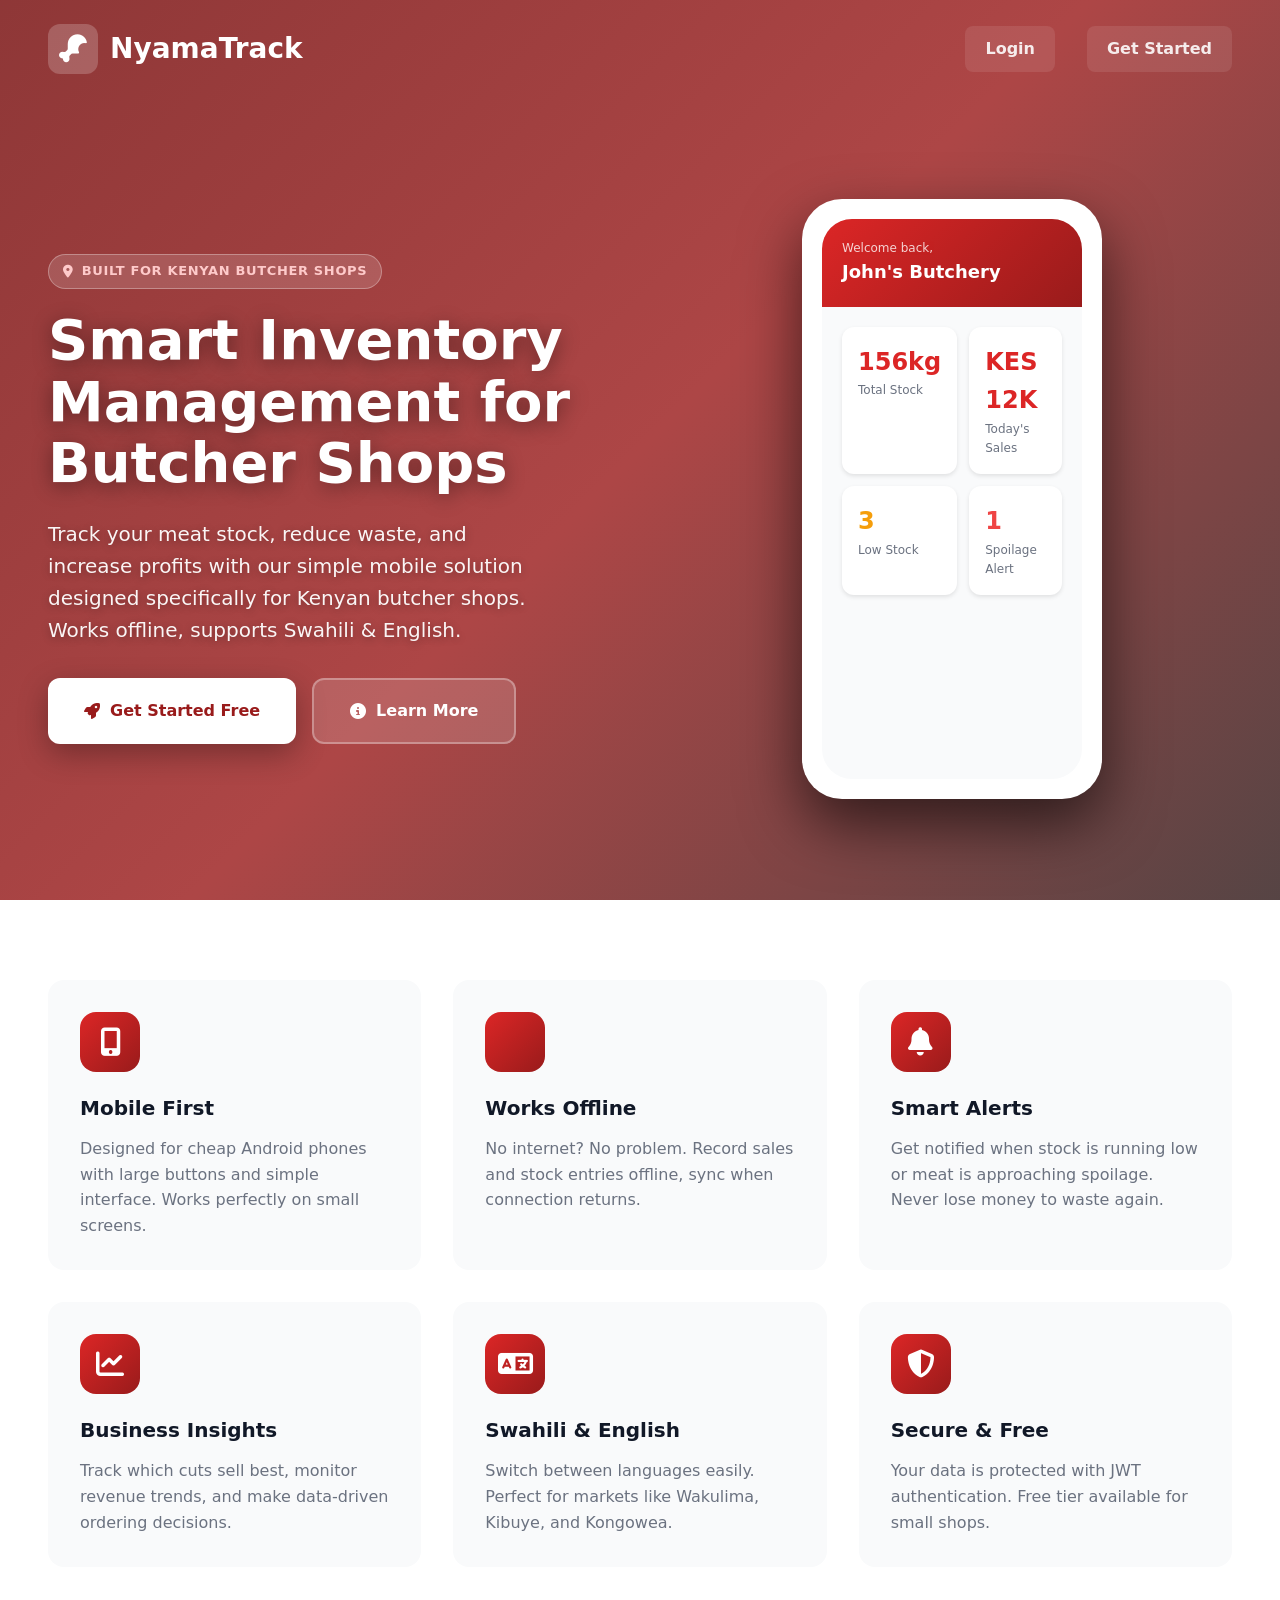
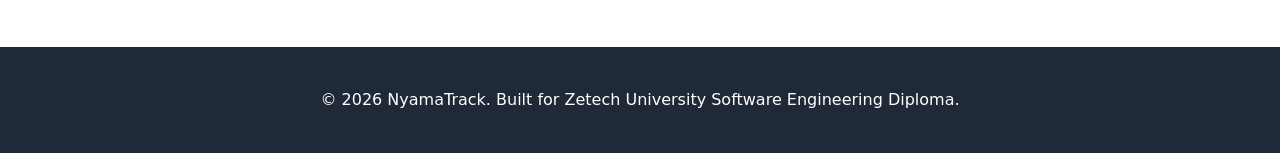
<file: frontend/index.html>
<!DOCTYPE html>
<html lang="en">
<head>
    <meta charset="UTF-8">
    <meta name="viewport" content="width=device-width, initial-scale=1.0, maximum-scale=1.0, user-scalable=no">
    <meta name="theme-color" content="#dc2626">
    <title>NyamaTrack - Smart Butcher Shop Inventory</title>
    <link rel="stylesheet" href="css/styles.css">
    <link rel="stylesheet" href="https://cdnjs.cloudflare.com/ajax/libs/font-awesome/6.4.0/css/all.min.css">
    <style>
        .landing-container {
            min-height: 100vh;
            display: flex;
            flex-direction: column;
            position: relative;
        }

        /* ── Hero background image ── */
        .landing-hero-bg {
            position: absolute;
            inset: 0;
            background-image: url('https://images.unsplash.com/photo-1607623814075-e51df1bdc82f?auto=format&fit=crop&w=1600&q=80');
            background-size: cover;
            background-position: center;
            z-index: 0;
        }

        /* Dark red overlay so text stays readable */
        .landing-hero-bg::after {
            content: '';
            position: absolute;
            inset: 0;
            background: linear-gradient(
                135deg,
                rgba(127, 29, 29, 0.88) 0%,
                rgba(153, 27, 27, 0.80) 50%,
                rgba(30, 10, 10, 0.75) 100%
            );
        }

        .landing-nav,
        .landing-hero {
            position: relative;
            z-index: 1;
        }
        
        .landing-nav {
            padding: 24px 48px;
            display: flex;
            justify-content: space-between;
            align-items: center;
        }
        
        @media (max-width: 768px) {
            .landing-nav {
                padding: 16px 24px;
            }
        }
        
        .landing-logo {
            display: flex;
            align-items: center;
            gap: 12px;
            color: white;
            font-size: 28px;
            font-weight: 800;
            text-decoration: none;
        }
        
        @media (max-width: 480px) {
            .landing-logo {
                font-size: 22px;
            }
        }
        
        .landing-logo-icon {
            width: 50px;
            height: 50px;
            background: rgba(255,255,255,0.2);
            border-radius: 12px;
            display: flex;
            align-items: center;
            justify-content: center;
            color: white;
            font-size: 28px;
        }
        
        @media (max-width: 480px) {
            .landing-logo-icon {
                width: 40px;
                height: 40px;
                font-size: 22px;
            }
        }
        
        .landing-nav-links {
            display: flex;
            gap: 32px;
        }
        
        @media (max-width: 768px) {
            .landing-nav-links {
                gap: 16px;
            }
        }
        
        .landing-nav-links a {
            color: white;
            text-decoration: none;
            font-weight: 600;
            opacity: 0.9;
            transition: opacity 0.3s;
            padding: 10px 20px;
            border-radius: 8px;
            background: rgba(255,255,255,0.1);
        }
        
        @media (max-width: 480px) {
            .landing-nav-links a {
                padding: 8px 16px;
                font-size: 14px;
            }
        }
        
        .landing-nav-links a:hover {
            opacity: 1;
            background: rgba(255,255,255,0.2);
        }
        
        .landing-hero {
            flex: 1;
            display: flex;
            align-items: center;
            justify-content: center;
            padding: 48px;
            gap: 64px;
            max-width: 1400px;
            margin: 0 auto;
            width: 100%;
            box-sizing: border-box;
        }
        
        @media (max-width: 968px) {
            .landing-hero {
                flex-direction: column;
                text-align: center;
                padding: 32px 24px;
                gap: 32px;
            }
        }
        
        .landing-content {
            flex: 1;
            color: white;
        }

        /* Subtle badge above the headline */
        .landing-badge {
            display: inline-flex;
            align-items: center;
            gap: 8px;
            background: rgba(255,255,255,0.15);
            border: 1px solid rgba(255,255,255,0.3);
            color: #fecaca;
            font-size: 13px;
            font-weight: 600;
            letter-spacing: 0.05em;
            text-transform: uppercase;
            padding: 6px 14px;
            border-radius: 999px;
            margin-bottom: 20px;
        }
        
        .landing-content h1 {
            font-size: 56px;
            font-weight: 800;
            line-height: 1.1;
            margin-bottom: 24px;
            text-shadow: 0 4px 20px rgba(0,0,0,0.4);
        }
        
        @media (max-width: 768px) {
            .landing-content h1 {
                font-size: 36px;
            }
        }
        
        @media (max-width: 480px) {
            .landing-content h1 {
                font-size: 28px;
            }
        }
        
        .landing-content p {
            font-size: 20px;
            opacity: 0.95;
            margin-bottom: 32px;
            line-height: 1.6;
            max-width: 500px;
            text-shadow: 0 2px 8px rgba(0,0,0,0.3);
        }
        
        @media (max-width: 968px) {
            .landing-content p {
                max-width: 100%;
            }
        }
        
        @media (max-width: 480px) {
            .landing-content p {
                font-size: 16px;
            }
        }
        
        .landing-cta {
            display: flex;
            gap: 16px;
        }
        
        @media (max-width: 480px) {
            .landing-cta {
                flex-direction: column;
                gap: 12px;
            }
        }
        
        .btn-landing-primary {
            background: white;
            color: #991b1b;
            padding: 18px 36px;
            border-radius: 12px;
            font-weight: 700;
            text-decoration: none;
            transition: all 0.3s;
            display: inline-flex;
            align-items: center;
            gap: 10px;
            box-shadow: 0 10px 30px rgba(0,0,0,0.3);
        }
        
        @media (max-width: 480px) {
            .btn-landing-primary {
                padding: 16px 24px;
                justify-content: center;
            }
        }
        
        .btn-landing-primary:hover {
            transform: translateY(-2px);
            box-shadow: 0 15px 40px rgba(0,0,0,0.4);
        }
        
        .btn-landing-secondary {
            background: rgba(255,255,255,0.15);
            color: white;
            padding: 18px 36px;
            border-radius: 12px;
            font-weight: 600;
            text-decoration: none;
            border: 2px solid rgba(255,255,255,0.3);
            transition: all 0.3s;
            display: inline-flex;
            align-items: center;
            gap: 10px;
        }
        
        @media (max-width: 480px) {
            .btn-landing-secondary {
                padding: 16px 24px;
                justify-content: center;
            }
        }
        
        .btn-landing-secondary:hover {
            background: rgba(255,255,255,0.25);
            border-color: rgba(255,255,255,0.5);
        }
        
        .landing-visual {
            flex: 1;
            display: flex;
            justify-content: center;
            align-items: center;
        }
        
        @media (max-width: 968px) {
            .landing-visual {
                display: none;
            }
        }
        
        .phone-mockup {
            width: 300px;
            height: 600px;
            background: white;
            border-radius: 40px;
            box-shadow: 0 25px 60px rgba(0,0,0,0.6);
            padding: 20px;
            position: relative;
            animation: float 6s ease-in-out infinite;
        }
        
        @keyframes float {
            0%, 100% { transform: translateY(0px); }
            50% { transform: translateY(-20px); }
        }
        
        .phone-screen {
            width: 100%;
            height: 100%;
            background: #f9fafb;
            border-radius: 30px;
            overflow: hidden;
            display: flex;
            flex-direction: column;
        }
        
        .phone-header {
            background: linear-gradient(135deg, #dc2626 0%, #991b1b 100%);
            padding: 20px;
            color: white;
        }
        
        .phone-stats {
            padding: 20px;
            display: grid;
            grid-template-columns: 1fr 1fr;
            gap: 12px;
        }
        
        .phone-stat {
            background: white;
            padding: 16px;
            border-radius: 12px;
            box-shadow: 0 2px 4px rgba(0,0,0,0.1);
        }
        
        .phone-stat-value {
            font-size: 24px;
            font-weight: 800;
            color: #dc2626;
        }
        
        .phone-stat-label {
            font-size: 12px;
            color: #6b7280;
        }
        
        /* ── Features section ── */
        .features-section {
            background: white;
            padding: 80px 48px;
        }
        
        @media (max-width: 768px) {
            .features-section {
                padding: 60px 24px;
            }
        }
        
        .features-grid {
            max-width: 1200px;
            margin: 0 auto;
            display: grid;
            grid-template-columns: repeat(auto-fit, minmax(300px, 1fr));
            gap: 32px;
        }
        
        @media (max-width: 768px) {
            .features-grid {
                grid-template-columns: 1fr;
                gap: 24px;
            }
        }
        
        .feature-card {
            padding: 32px;
            border-radius: 16px;
            background: #f9fafb;
            transition: transform 0.3s;
        }
        
        @media (max-width: 480px) {
            .feature-card {
                padding: 24px;
            }
        }
        
        .feature-card:hover {
            transform: translateY(-4px);
        }
        
        .feature-icon {
            width: 60px;
            height: 60px;
            background: linear-gradient(135deg, #dc2626 0%, #991b1b 100%);
            border-radius: 16px;
            display: flex;
            align-items: center;
            justify-content: center;
            color: white;
            font-size: 28px;
            margin-bottom: 20px;
        }
        
        .feature-card h3 {
            font-size: 20px;
            margin-bottom: 12px;
            color: #111827;
        }
        
        .feature-card p {
            color: #6b7280;
            line-height: 1.6;
        }
        
        .landing-footer {
            background: #1f2937;
            color: white;
            text-align: center;
            padding: 40px;
        }
        
        @media (max-width: 480px) {
            .landing-footer {
                padding: 24px;
                font-size: 14px;
            }
        }
    </style>
</head>
<body>
    <div class="landing-container">

        <!-- ── Full-bleed hero background image ── -->
        <div class="landing-hero-bg"></div>

        <nav class="landing-nav">
            <a href="index.html" class="landing-logo">
                <div class="landing-logo-icon">
                    <i class="fas fa-drumstick-bite"></i>
                </div>
                NyamaTrack
            </a>
            <div class="landing-nav-links">
                <a href="login.html">Login</a>
                <a href="login.html">Get Started</a>
            </div>
        </nav>
        
        <div class="landing-hero">
            <div class="landing-content">
                <div class="landing-badge">
                    <i class="fas fa-map-marker-alt"></i> Built for Kenyan Butcher Shops
                </div>
                <h1>Smart Inventory Management for Butcher Shops</h1>
                <p>Track your meat stock, reduce waste, and increase profits with our simple mobile solution designed specifically for Kenyan butcher shops. Works offline, supports Swahili &amp; English.</p>
                <div class="landing-cta">
                    <a href="login.html" class="btn-landing-primary">
                        <i class="fas fa-rocket"></i> Get Started Free
                    </a>
                    <a href="#features" class="btn-landing-secondary">
                        <i class="fas fa-info-circle"></i> Learn More
                    </a>
                </div>
            </div>
            
            <div class="landing-visual">
                <div class="phone-mockup">
                    <div class="phone-screen">
                        <div class="phone-header">
                            <div style="font-size: 12px; opacity: 0.8;">Welcome back,</div>
                            <div style="font-size: 18px; font-weight: 700;">John's Butchery</div>
                        </div>
                        <div class="phone-stats">
                            <div class="phone-stat">
                                <div class="phone-stat-value">156kg</div>
                                <div class="phone-stat-label">Total Stock</div>
                            </div>
                            <div class="phone-stat">
                                <div class="phone-stat-value">KES 12K</div>
                                <div class="phone-stat-label">Today's Sales</div>
                            </div>
                            <div class="phone-stat">
                                <div class="phone-stat-value" style="color: #f59e0b;">3</div>
                                <div class="phone-stat-label">Low Stock</div>
                            </div>
                            <div class="phone-stat">
                                <div class="phone-stat-value" style="color: #ef4444;">1</div>
                                <div class="phone-stat-label">Spoilage Alert</div>
                            </div>
                        </div>
                    </div>
                </div>
            </div>
        </div>
    </div>
    
    <section class="features-section" id="features">
        <div class="features-grid">
            <div class="feature-card">
                <div class="feature-icon">
                    <i class="fas fa-mobile-alt"></i>
                </div>
                <h3>Mobile First</h3>
                <p>Designed for cheap Android phones with large buttons and simple interface. Works perfectly on small screens.</p>
            </div>
            
            <div class="feature-card">
                <div class="feature-icon">
                    <i class="fas fa-wifi-slash"></i>
                </div>
                <h3>Works Offline</h3>
                <p>No internet? No problem. Record sales and stock entries offline, sync when connection returns.</p>
            </div>
            
            <div class="feature-card">
                <div class="feature-icon">
                    <i class="fas fa-bell"></i>
                </div>
                <h3>Smart Alerts</h3>
                <p>Get notified when stock is running low or meat is approaching spoilage. Never lose money to waste again.</p>
            </div>
            
            <div class="feature-card">
                <div class="feature-icon">
                    <i class="fas fa-chart-line"></i>
                </div>
                <h3>Business Insights</h3>
                <p>Track which cuts sell best, monitor revenue trends, and make data-driven ordering decisions.</p>
            </div>
            
            <div class="feature-card">
                <div class="feature-icon">
                    <i class="fas fa-language"></i>
                </div>
                <h3>Swahili &amp; English</h3>
                <p>Switch between languages easily. Perfect for markets like Wakulima, Kibuye, and Kongowea.</p>
            </div>
            
            <div class="feature-card">
                <div class="feature-icon">
                    <i class="fas fa-shield-alt"></i>
                </div>
                <h3>Secure &amp; Free</h3>
                <p>Your data is protected with JWT authentication. Free tier available for small shops.</p>
            </div>
        </div>
    </section>
    
    <footer class="landing-footer">
        <p>&copy; 2026 NyamaTrack. Built for Zetech University Software Engineering Diploma.</p>
    </footer>

    <script>
        if (localStorage.getItem('access_token')) {
            window.location.href = 'dashboard.html';
        }
    </script>
</body>
</html>
</file>
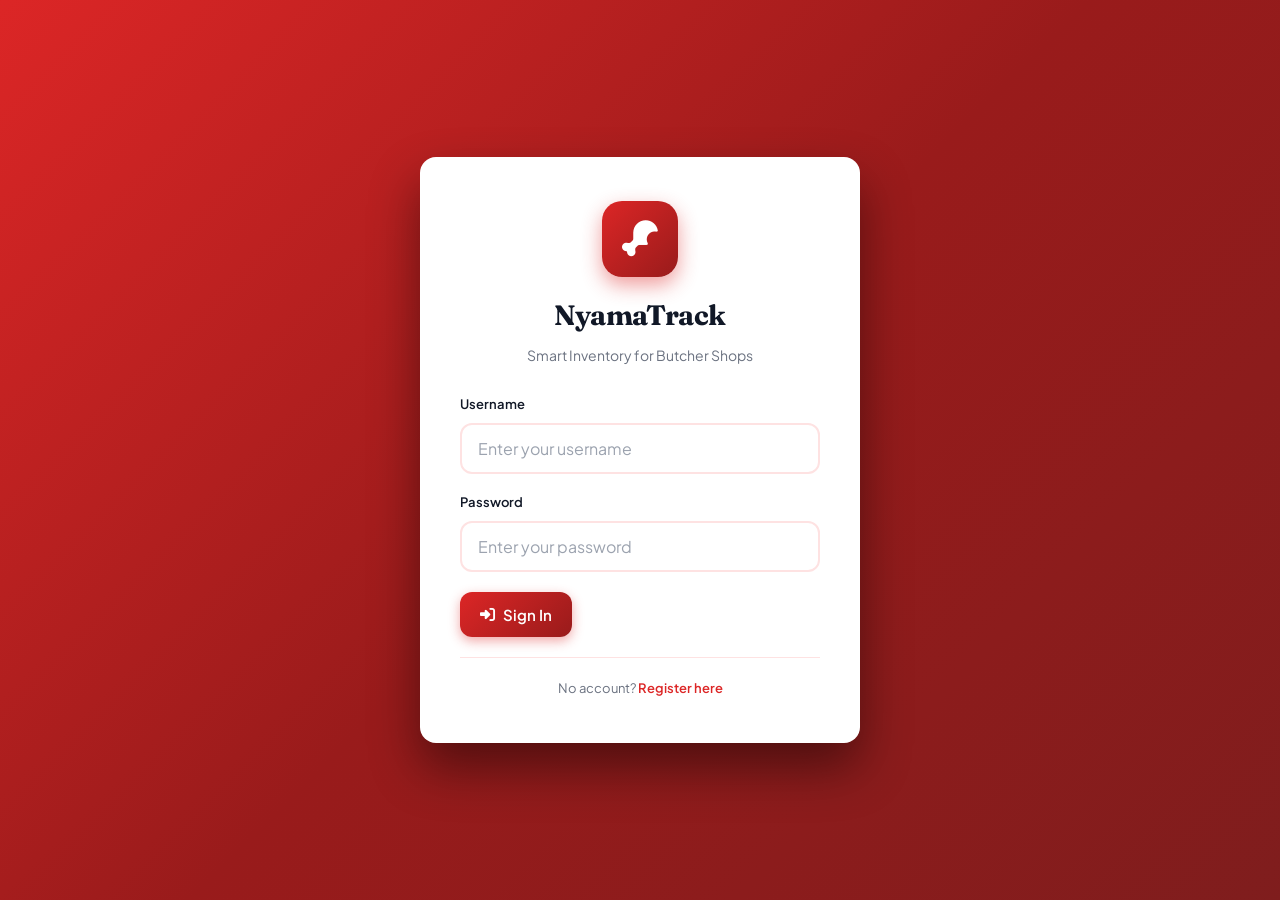
<file: frontend/dashboard.html>
<!DOCTYPE html>
<html lang="en">
<head>
<meta charset="UTF-8">
<meta name="viewport" content="width=device-width, initial-scale=1.0, maximum-scale=1.0, user-scalable=no">
<meta name="theme-color" content="#dc2626">
<title>Dashboard — NyamaTrack</title>
<link rel="preconnect" href="https://fonts.googleapis.com">
<link rel="preconnect" href="https://fonts.gstatic.com" crossorigin>
<link href="https://fonts.googleapis.com/css2?family=Fraunces:opsz,wght@9..144,400;9..144,700&family=Plus+Jakarta+Sans:wght@400;500;600;700;800&display=swap" rel="stylesheet">
<link rel="stylesheet" href="css/styles.css">
<link rel="stylesheet" href="https://cdnjs.cloudflare.com/ajax/libs/font-awesome/6.4.0/css/all.min.css">
</head>
<body>

<header class="mobile-header">
  <div class="mobile-logo">
    <div class="mobile-logo-icon"><i class="fas fa-drumstick-bite"></i></div>
    NyamaTrack
  </div>
  <button class="hamburger-btn" id="hamburgerBtn" onclick="toggleSidebar()">
    <span class="hamburger-line"></span>
    <span class="hamburger-line"></span>
    <span class="hamburger-line"></span>
  </button>
</header>

<div class="sidebar-overlay" id="sidebarOverlay" onclick="toggleSidebar()"></div>

<div class="app-container">
  <aside class="sidebar" id="sidebar">
    <div class="sidebar-header">
      <div class="sidebar-brand">
        <div class="sidebar-brand-icon"><i class="fas fa-drumstick-bite"></i></div>
        NyamaTrack
      </div>
    </div>
    <nav class="nav-menu"></nav>
    <div class="sidebar-footer">
      <div class="user-info">
        <div class="user-avatar" id="userAvatar">U</div>
        <div class="user-details">
          <h4 id="userName">User</h4>
          <p id="userRole">Role</p>
        </div>
      </div>
      <button onclick="logout()" class="btn btn-secondary" style="width:100%;justify-content:center;font-size:13px;">
        <i class="fas fa-sign-out-alt"></i> Logout
      </button>
    </div>
  </aside>

  <main class="main-content">
    <div class="page-header">
      <h1>Dashboard</h1>
      <p>Live overview of your butcher shop inventory</p>
    </div>

    <div id="alertsContainer"></div>

    <div class="quick-actions">
      <a href="stock-entry.html" class="quick-action-btn"><i class="fas fa-plus-circle"></i><span>Record Stock</span></a>
      <a href="sales.html"       class="quick-action-btn"><i class="fas fa-cash-register"></i><span>Record Sale</span></a>
      <a href="reports.html"     class="quick-action-btn"><i class="fas fa-chart-bar"></i><span>Reports</span></a>
    </div>

    <div class="stats-grid">
      <div class="stat-card">
        <div class="stat-icon primary"><i class="fas fa-weight-hanging"></i></div>
        <div class="stat-value" id="totalStock">—</div>
        <div class="stat-label">Total Stock</div>
      </div>
      <div class="stat-card success">
        <div class="stat-icon success"><i class="fas fa-money-bill-wave"></i></div>
        <div class="stat-value" id="todaySales">—</div>
        <div class="stat-label">Today's Revenue</div>
      </div>
      <div class="stat-card">
        <div class="stat-icon primary"><i class="fas fa-balance-scale"></i></div>
        <div class="stat-value" id="todayWeight">—</div>
        <div class="stat-label">Sold Today</div>
      </div>
      <div class="stat-card warning">
        <div class="stat-icon warning"><i class="fas fa-exclamation-triangle"></i></div>
        <div class="stat-value" id="lowStockCount">—</div>
        <div class="stat-label">Low Stock</div>
      </div>
      <div class="stat-card danger">
        <div class="stat-icon danger"><i class="fas fa-clock"></i></div>
        <div class="stat-value" id="spoilageCount">—</div>
        <div class="stat-label">Spoilage Warnings</div>
      </div>
      <div class="stat-card">
        <div class="stat-icon"><i class="fas fa-trash-alt"></i></div>
        <div class="stat-value" id="removalsTodayDashboard">—</div>
        <div class="stat-label">Removed Today</div>
      </div>
    </div>

    <div class="card" id="spoilageCard" style="display:none;border-left:4px solid var(--danger);">
      <div class="card-header" style="background:var(--danger-bg);">
        <h2 style="color:#991b1b;"><i class="fas fa-exclamation-triangle"></i> Spoilage Alerts</h2>
      </div>
      <div class="card-body" id="spoilageList"></div>
    </div>

    <div class="card">
      <div class="card-header">
        <h2><i class="fas fa-history"></i> Recent Sales</h2>
        <a href="reports.html" class="action-btn action-btn-secondary">View All</a>
      </div>
      <div class="card-body" style="padding:0;">
        <div class="table-scroll">
          <table class="data-table">
            <thead><tr><th>Time</th><th>Meat Cut</th><th>Weight</th><th>Amount</th><th>By</th></tr></thead>
            <tbody id="recentSalesTable">
              <tr><td colspan="5" class="empty-state"><i class="fas fa-spinner fa-spin"></i><p>Loading…</p></td></tr>
            </tbody>
          </table>
        </div>
      </div>
    </div>
  </main>
</div>

<nav class="mobile-nav"><div class="mobile-nav-inner"></div></nav>

<!-- Removal Modal -->
<div class="modal-overlay" id="removalModal">
  <div class="modal">
    <h3 style="color:var(--danger);"><i class="fas fa-exclamation-triangle"></i> Remove Spoiled Stock</h3>
    <p>You are about to remove <strong id="removalItemName">—</strong></p>
    <div class="form-group">
      <label class="form-label">Reason *</label>
      <select class="form-input" id="removalReason">
        <option value="spoilage">Spoilage</option>
        <option value="expired">Expired</option>
        <option value="damaged">Damaged</option>
        <option value="quality_issue">Quality Issue</option>
        <option value="other">Other</option>
      </select>
    </div>
    <div class="form-group">
      <label class="form-label">Additional Details</label>
      <textarea class="form-input" id="removalNotes" rows="2" placeholder="Optional notes…"></textarea>
    </div>
    <div style="display:flex;gap:10px;">
      <button onclick="confirmRemoval()" class="btn btn-primary" style="flex:1;justify-content:center;" id="confirmRemovalBtn">
        <i class="fas fa-trash"></i> Confirm
      </button>
      <button onclick="closeRemovalModal()" class="btn btn-secondary" style="flex:1;justify-content:center;">
        Cancel
      </button>
    </div>
  </div>
</div>

<div class="toast-container" id="toastContainer"></div>

<script src="js/app.js"></script>
<script>
if (!requireAuth()) throw new Error('not authenticated');

buildSidebar('dashboard.html');
loadUserRole();

let pendingRemoval = null;

async function fetchDashboard() {
  try {
    const [data, removalSummary] = await Promise.all([
      apiRequest('/dashboard/'),
      apiRequest('/removals/summary/')
    ]);

    document.getElementById('totalStock').textContent    = `${parseFloat(data.total_stock ?? 0).toFixed(1)} kg`;
    document.getElementById('todaySales').textContent    = Currency.format(data.total_sales_today ?? 0);
    document.getElementById('todayWeight').textContent   = `${parseFloat(data.total_weight_sold_today ?? 0).toFixed(1)} kg`;
    document.getElementById('lowStockCount').textContent = data.low_stock_count ?? 0;
    document.getElementById('spoilageCount').textContent = data.spoilage_warnings ?? 0;
    document.getElementById('removalsTodayDashboard').textContent =
      `${parseFloat(removalSummary?.today?.total_weight ?? 0).toFixed(1)} kg`;

    const tbody = document.getElementById('recentSalesTable');
    if (data.recent_sales?.length) {
      tbody.innerHTML = data.recent_sales.map(s => `
        <tr>
          <td>${new Date(s.sale_date).toLocaleTimeString([],{hour:'2-digit',minute:'2-digit'})}</td>
          <td>${s.meat_cut_name}</td>
          <td>${s.weight_sold} kg</td>
          <td>${Currency.format(s.sale_price)}</td>
          <td>${s.username}</td>
        </tr>`).join('');
    } else {
      tbody.innerHTML = `<tr><td colspan="5" class="empty-state"><i class="fas fa-inbox"></i><p>No sales today</p></td></tr>`;
    }

    showAlerts(data.low_stock_count ?? 0, data.spoilage_warnings ?? 0);
    if ((data.spoilage_warnings ?? 0) > 0) loadSpoilageDetails();
    else document.getElementById('spoilageCard').style.display = 'none';

  } catch (err) {
    Toast.error('Failed to load dashboard');
    console.error(err);
  }
}

async function loadSpoilageDetails() {
  try {
    const items = await apiRequest('/alerts/spoilage/');
    const card = document.getElementById('spoilageCard');
    const list = document.getElementById('spoilageList');
    if (!items.length) { card.style.display = 'none'; return; }
    card.style.display = 'block';
    list.innerHTML = items.map(item => `
      <div style="display:flex;justify-content:space-between;align-items:flex-start;padding:12px;background:${item.is_expired?'#fecaca':'var(--danger-bg)'};border-radius:8px;margin-bottom:8px;border-left:3px solid ${item.is_expired?'#991b1b':'var(--danger)'};">
        <div>
          <strong style="color:${item.is_expired?'#991b1b':'var(--danger)'};">
            ${item.meat_cut}
            <span class="badge badge-danger" style="margin-left:6px;">${item.is_expired?'EXPIRED':'Spoilage Risk'}</span>
          </strong>
          <div style="font-size:12px;color:var(--text-secondary);margin-top:4px;">
            <i class="fas fa-clock"></i> ${item.days_old} days old (limit: ${item.spoilage_days}) &nbsp;·&nbsp; ${item.total_weight} kg
          </div>
        </div>
        <button class="spoilage-action-btn" id="btn-${item.id}"
                onclick="openRemovalModal(${item.id},'${item.meat_cut}',${item.total_weight})">
          <i class="fas fa-trash-alt"></i> Remove
        </button>
      </div>`).join('');
  } catch {}
}

function showAlerts(low, spoilage) {
  let html = '';
  if (spoilage > 0) html += `<div class="alert alert-danger"><i class="fas fa-exclamation-circle"></i><span><strong>${spoilage} item${spoilage>1?'s':''}</strong> approaching spoilage. Act now!</span></div>`;
  if (low > 0)      html += `<div class="alert alert-warning"><i class="fas fa-bell"></i><span><strong>${low} item${low>1?'s':''}</strong> running low. Consider restocking.</span></div>`;
  document.getElementById('alertsContainer').innerHTML = html;
}

function openRemovalModal(stockId, name, weight) {
  pendingRemoval = { stockId, name, weight };
  document.getElementById('removalItemName').textContent = `${name} (${weight} kg)`;
  document.getElementById('removalModal').classList.add('open');
}
function closeRemovalModal() {
  pendingRemoval = null;
  document.getElementById('removalModal').classList.remove('open');
  document.getElementById('removalReason').value = 'spoilage';
  document.getElementById('removalNotes').value = '';
}

async function confirmRemoval() {
  if (!pendingRemoval) return;
  const { stockId, name } = pendingRemoval;
  const reason = document.getElementById('removalReason').value;
  const notes  = document.getElementById('removalNotes').value;
  const btn    = document.getElementById('confirmRemovalBtn');
  Loading.show(btn, 'Removing…');
  closeRemovalModal();
  const itemBtn = document.getElementById(`btn-${stockId}`);
  if (itemBtn) { itemBtn.disabled = true; itemBtn.innerHTML = '<i class="fas fa-circle-notch fa-spin"></i>'; }
  try {
    const r = await apiRequest('/stock/remove-spoiled/', {
      method: 'POST',
      body: JSON.stringify({ stock_id: stockId, reason, notes })
    });
    Toast.success(r.message || `${name} removed`);
    fetchDashboard();
  } catch (err) {
    Toast.error(err.message || 'Failed to remove');
    if (itemBtn) { itemBtn.disabled = false; itemBtn.innerHTML = '<i class="fas fa-trash-alt"></i> Remove'; }
  }
  Loading.hide(btn);
}

fetchDashboard();
setInterval(fetchDashboard, 30000);
</script>
</body>
</html>
</file>
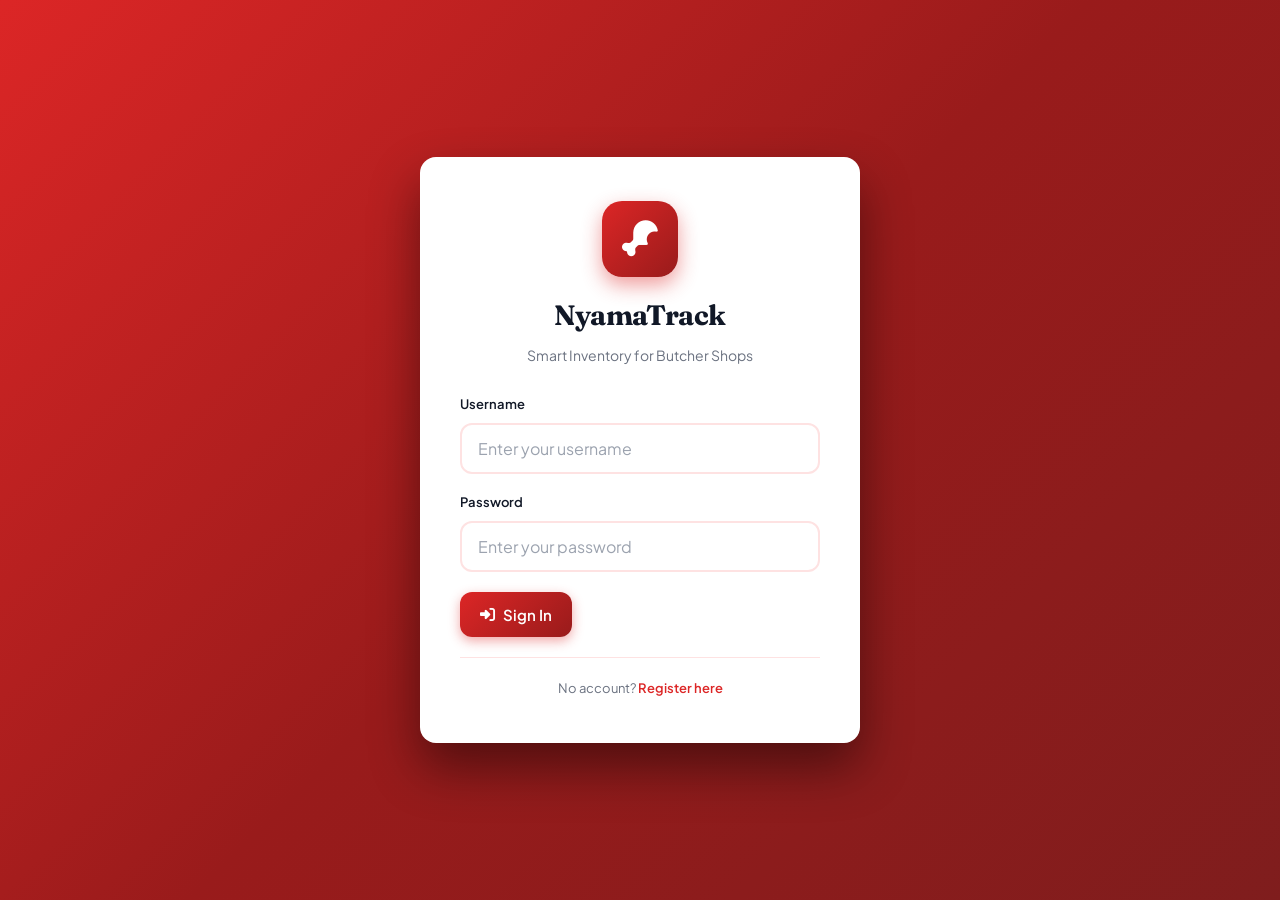
<file: frontend/login.html>
<!DOCTYPE html>
<html lang="en">
<head>
<meta charset="UTF-8">
<meta name="viewport" content="width=device-width, initial-scale=1.0, maximum-scale=1.0, user-scalable=no">
<meta name="theme-color" content="#dc2626">
<title>NyamaTrack — Sign In</title>
<link rel="preconnect" href="https://fonts.googleapis.com">
<link rel="preconnect" href="https://fonts.gstatic.com" crossorigin>
<link href="https://fonts.googleapis.com/css2?family=Fraunces:opsz,wght@9..144,400;9..144,700&family=Plus+Jakarta+Sans:wght@400;500;600;700;800&display=swap" rel="stylesheet">
<link rel="stylesheet" href="css/styles.css">
<link rel="stylesheet" href="https://cdnjs.cloudflare.com/ajax/libs/font-awesome/6.4.0/css/all.min.css">
</head>
<body>

<div class="login-page">
  <div class="login-card">
    <div class="login-brand">
      <div class="login-brand-icon"><i class="fas fa-drumstick-bite"></i></div>
      <h1>NyamaTrack</h1>
      <p>Smart Inventory for Butcher Shops</p>
    </div>

    <form id="loginForm">
      <div class="form-group">
        <label class="form-label">Username</label>
        <input type="text" class="form-input" id="username" placeholder="Enter your username" required autocomplete="username">
      </div>
      <div class="form-group" style="margin-bottom:20px;">
        <label class="form-label">Password</label>
        <input type="password" class="form-input" id="password" placeholder="Enter your password" required autocomplete="current-password">
      </div>
      <button type="submit" class="btn btn-primary" id="loginBtn">
        <i class="fas fa-sign-in-alt"></i> Sign In
      </button>
    </form>

    <div style="text-align:center;margin-top:20px;padding-top:20px;border-top:1px solid var(--border);">
      <p style="font-size:13px;color:var(--text-secondary);">
        No account? <a href="#" onclick="showRegister()" style="color:var(--primary);font-weight:600;">Register here</a>
      </p>
    </div>
  </div>
</div>

<!-- Register Modal -->
<div class="modal-overlay" id="registerModal">
  <div class="modal" style="max-width:480px;">
    <h3>Create Account</h3>
    <p>Join NyamaTrack today</p>
    <form id="registerForm">
      <div style="display:grid;grid-template-columns:1fr 1fr;gap:12px;margin-bottom:16px;">
        <div class="form-group" style="margin:0;">
          <label class="form-label">First Name *</label>
          <input type="text" class="form-input" id="regFirstName" required>
        </div>
        <div class="form-group" style="margin:0;">
          <label class="form-label">Last Name *</label>
          <input type="text" class="form-input" id="regLastName" required>
        </div>
      </div>
      <div class="form-group">
        <label class="form-label">Username *</label>
        <input type="text" class="form-input" id="regUsername" required autocomplete="username">
      </div>
      <div class="form-group">
        <label class="form-label">Email *</label>
        <input type="email" class="form-input" id="regEmail" required>
      </div>
      <div class="form-group">
        <label class="form-label">Shop Name</label>
        <input type="text" class="form-input" id="regShopName" placeholder="Your butcher shop name">
      </div>
      <div style="display:grid;grid-template-columns:1fr 1fr;gap:12px;">
        <div class="form-group" style="margin-bottom:0;">
          <label class="form-label">Role *</label>
          <select class="form-input" id="regRole">
            <option value="owner">Shop Owner</option>
            <option value="keeper">Stock Keeper</option>
            <option value="butcher">Butcher</option>
          </select>
        </div>
        <div class="form-group" style="margin-bottom:0;">
          <label class="form-label">Password *</label>
          <input type="password" class="form-input" id="regPassword" required minlength="6" autocomplete="new-password">
        </div>
      </div>
      <div style="display:flex;gap:10px;margin-top:20px;">
        <button type="submit" class="btn btn-primary" id="registerBtn" style="flex:1;">
          <i class="fas fa-user-plus"></i> Create Account
        </button>
        <button type="button" class="btn btn-secondary" onclick="hideRegister()" style="flex:1;">
          Cancel
        </button>
      </div>
    </form>
  </div>
</div>

<div class="toast-container" id="toastContainer"></div>

<script src="js/app.js"></script>
<script>
// Redirect if already logged in
if (Auth.isAuthenticated()) window.location.href = 'dashboard.html';

document.getElementById('loginForm').addEventListener('submit', async (e) => {
  e.preventDefault();
  const username = document.getElementById('username').value;
  const password = document.getElementById('password').value;
  const btn = document.getElementById('loginBtn');
  Loading.show(btn, 'Signing in…');

  // Show a friendly message after 4s in case Render is waking up
  const wakeupTimer = setTimeout(() => {
    if (btn.disabled) {
      btn.innerHTML = '<i class="fas fa-circle-notch fa-spin"></i> Waking up server…';
    }
  }, 4000);

  try {
    const res = await fetch(`${CONFIG.API_URL}/token/`, {
      method: 'POST',
      headers: { 'Content-Type': 'application/json' },
      body: JSON.stringify({ username, password })
    });
    clearTimeout(wakeupTimer);
    if (res.ok) {
      const data = await res.json();
      Auth.setTokens(data.access, data.refresh);
      localStorage.setItem('username', username);
      Toast.success('Login successful!');
      window.location.href = 'dashboard.html';
    } else {
      const err = await res.json();
      Toast.error(err.detail || 'Invalid credentials');
      Loading.hide(btn);
    }
  } catch {
    clearTimeout(wakeupTimer);
    Toast.error('Connection error. Is the server running?');
    Loading.hide(btn);
  }
});

document.getElementById('registerForm').addEventListener('submit', async (e) => {
  e.preventDefault();
  const userData = {
    username:   document.getElementById('regUsername').value,
    email:      document.getElementById('regEmail').value,
    first_name: document.getElementById('regFirstName').value,
    last_name:  document.getElementById('regLastName').value,
    password:   document.getElementById('regPassword').value,
    profile: {
      role:      document.getElementById('regRole').value,
      shop_name: document.getElementById('regShopName').value
    }
  };
  const btn = document.getElementById('registerBtn');
  Loading.show(btn, 'Creating…');

  try {
    const res = await fetch(`${CONFIG.API_URL}/users/`, {
      method: 'POST',
      headers: { 'Content-Type': 'application/json' },
      body: JSON.stringify(userData)
    });
    if (res.ok) {
      Toast.success('Account created! Please log in.');
      hideRegister();
      document.getElementById('username').value = userData.username;
    } else {
      const err = await res.json();
      let msg = 'Registration failed';
      if (err.username) msg = 'Username already exists';
      else if (err.email) msg = 'Email already registered';
      else if (err.password) msg = 'Password too weak (min 6 chars)';
      Toast.error(msg);
    }
  } catch { Toast.error('Connection error'); }
  Loading.hide(btn);
});

function showRegister() { document.getElementById('registerModal').classList.add('open'); }
function hideRegister()  { document.getElementById('registerModal').classList.remove('open'); }
</script>
</body>
</html>
</file>
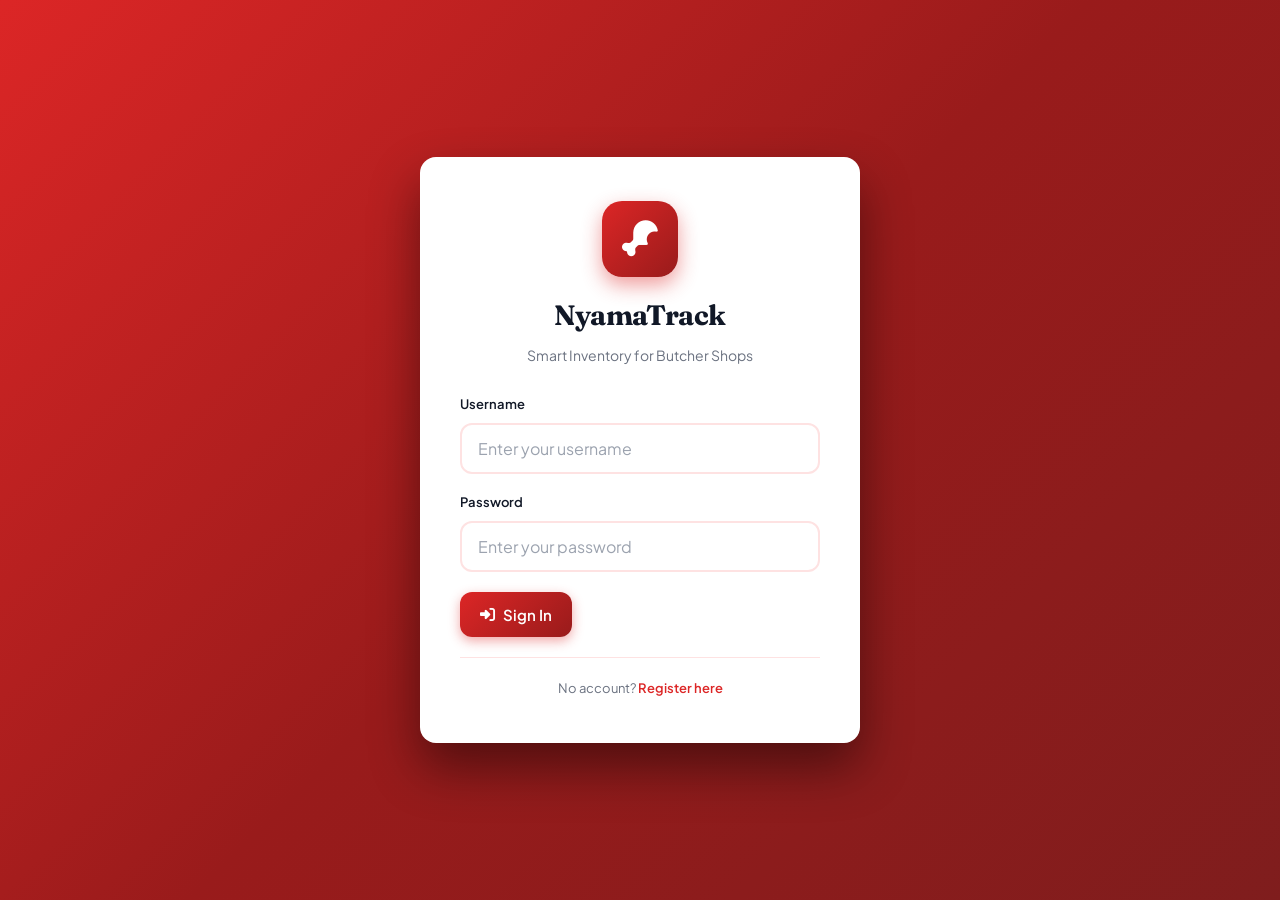
<file: frontend/reports.html>
<!DOCTYPE html>
<html lang="en">
<head>
<meta charset="UTF-8">
<meta name="viewport" content="width=device-width, initial-scale=1.0, maximum-scale=1.0, user-scalable=no">
<meta name="theme-color" content="#dc2626">
<title>Reports — NyamaTrack</title>
<link rel="preconnect" href="https://fonts.googleapis.com">
<link rel="preconnect" href="https://fonts.gstatic.com" crossorigin>
<link href="https://fonts.googleapis.com/css2?family=Fraunces:opsz,wght@9..144,400;9..144,700&family=Plus+Jakarta+Sans:wght@400;500;600;700;800&display=swap" rel="stylesheet">
<link rel="stylesheet" href="css/styles.css">
<link rel="stylesheet" href="https://cdnjs.cloudflare.com/ajax/libs/font-awesome/6.4.0/css/all.min.css">
</head>
<body>

<header class="mobile-header">
  <div class="mobile-logo">
    <div class="mobile-logo-icon"><i class="fas fa-drumstick-bite"></i></div>
    NyamaTrack
  </div>
  <button class="hamburger-btn" id="hamburgerBtn" onclick="toggleSidebar()">
    <span class="hamburger-line"></span><span class="hamburger-line"></span><span class="hamburger-line"></span>
  </button>
</header>

<div class="sidebar-overlay" id="sidebarOverlay" onclick="toggleSidebar()"></div>

<div class="app-container">
  <aside class="sidebar" id="sidebar">
    <div class="sidebar-header">
      <div class="sidebar-brand">
        <div class="sidebar-brand-icon"><i class="fas fa-drumstick-bite"></i></div>
        NyamaTrack
      </div>
    </div>
    <nav class="nav-menu"></nav>
    <div class="sidebar-footer">
      <div class="user-info">
        <div class="user-avatar" id="userAvatar">U</div>
        <div class="user-details"><h4 id="userName">User</h4><p id="userRole">Role</p></div>
      </div>
      <button onclick="logout()" class="btn btn-secondary" style="width:100%;justify-content:center;font-size:13px;">
        <i class="fas fa-sign-out-alt"></i> Logout
      </button>
    </div>
  </aside>

  <main class="main-content">
    <div class="page-header">
      <h1>Reports & Analytics</h1>
      <p>Sales history, inventory reports, and removal tracking</p>
    </div>

    <!-- Daily Report -->
    <div class="card" style="border-top:4px solid var(--primary);">
      <div class="card-header">
        <h2><i class="fas fa-calendar-day"></i> Daily Report</h2>
      </div>
      <div class="card-body">
        <div class="daily-lookup-row">
          <div class="form-group">
            <label class="form-label">Select Date</label>
            <input type="date" class="form-input" id="specificDate" style="border-color:var(--primary);">
          </div>
          <button onclick="loadDailyReport()" class="btn btn-primary" id="dailyBtn">
            <i class="fas fa-search"></i> View
          </button>
        </div>

        <div id="dailyReportResults" style="margin-top:20px;display:none;">
          <h3 style="font-size:16px;font-weight:700;color:var(--primary);margin-bottom:14px;">
            Report for <span id="reportDate"></span>
          </h3>
          <div class="summary-cards">
            <div class="summary-card"><h4>Revenue</h4><div class="value" id="dailyRevenue">KES 0</div></div>
            <div class="summary-card"><h4>Weight</h4><div class="value" id="dailyWeight">0 kg</div></div>
            <div class="summary-card"><h4>Sales</h4><div class="value" id="dailyTransactions">0</div></div>
          </div>
          <div class="section-heading"><i class="fas fa-drumstick-bite"></i> Sales by Meat Type</div>
          <div class="sales-by-type-grid" id="salesByType"></div>
          <div class="section-heading" style="margin-top:16px;"><i class="fas fa-receipt"></i> Transactions</div>
          <div class="table-scroll">
            <table class="data-table">
              <thead><tr><th>Time</th><th>Cut</th><th>Weight</th><th>Price</th><th>By</th></tr></thead>
              <tbody id="dailyTransactionsTable"></tbody>
            </table>
          </div>
        </div>
      </div>
    </div>

    <!-- Date Range -->
    <div class="card">
      <div class="card-header"><h2><i class="fas fa-filter"></i> Date Range Filter</h2></div>
      <div class="card-body">
        <div class="filter-row">
          <div class="form-group"><label class="form-label">From</label><input type="date" class="form-input" id="dateFrom"></div>
          <div class="form-group"><label class="form-label">To</label><input type="date" class="form-input" id="dateTo"></div>
          <div style="display:flex;gap:8px;flex-shrink:0;">
            <button onclick="loadReports()" class="action-btn action-btn-primary"><i class="fas fa-filter"></i> Filter</button>
            <button onclick="exportReport()" class="action-btn action-btn-secondary"><i class="fas fa-download"></i> CSV</button>
          </div>
        </div>
      </div>
    </div>

    <!-- Summary Stats -->
    <div class="stats-grid" style="grid-template-columns:repeat(3,1fr);margin-bottom:20px;">
      <div class="stat-card">
        <div class="stat-icon primary"><i class="fas fa-shopping-cart"></i></div>
        <div class="stat-value" id="totalSales">0</div>
        <div class="stat-label">Transactions</div>
      </div>
      <div class="stat-card success">
        <div class="stat-icon success"><i class="fas fa-money-bill-wave"></i></div>
        <div class="stat-value" id="totalRevenue">KES 0</div>
        <div class="stat-label">Revenue</div>
      </div>
      <div class="stat-card warning">
        <div class="stat-icon warning"><i class="fas fa-weight"></i></div>
        <div class="stat-value" id="totalWeight">0 kg</div>
        <div class="stat-label">Weight Sold</div>
      </div>
    </div>

    <!-- Sales History -->
    <div class="card">
      <div class="card-header"><h2><i class="fas fa-list-alt"></i> Sales History</h2></div>
      <div class="card-body" style="padding:0;">
        <div class="table-scroll">
          <table class="data-table">
            <thead><tr><th>Date & Time</th><th>Cut</th><th>Weight</th><th>Price</th><th>By</th></tr></thead>
            <tbody id="salesTable">
              <tr><td colspan="5" class="empty-state"><i class="fas fa-inbox"></i><p>Select a date range above</p></td></tr>
            </tbody>
          </table>
        </div>
      </div>
    </div>

    <!-- Alerts -->
    <div class="card">
      <div class="card-header"><h2><i class="fas fa-bell"></i> Inventory Alerts</h2></div>
      <div class="card-body">
        <div class="alerts-grid">
          <div>
            <h3 style="font-size:13px;font-weight:700;color:var(--danger);margin-bottom:12px;display:flex;align-items:center;gap:6px;">
              <i class="fas fa-exclamation-triangle"></i> Spoilage Warnings
            </h3>
            <div id="spoilageList"><p style="color:var(--text-muted);font-size:13px;">Loading…</p></div>
          </div>
          <div>
            <h3 style="font-size:13px;font-weight:700;color:var(--warning);margin-bottom:12px;display:flex;align-items:center;gap:6px;">
              <i class="fas fa-arrow-down"></i> Low Stock
            </h3>
            <div id="lowStockList"><p style="color:var(--text-muted);font-size:13px;">Loading…</p></div>
          </div>
        </div>
      </div>
    </div>

    <!-- Removal History -->
    <div class="card" style="border-top:4px solid var(--text-secondary);">
      <div class="card-header">
        <h2><i class="fas fa-trash-alt" style="color:var(--text-secondary);"></i> Removal History</h2>
        <div style="display:flex;gap:8px;align-items:center;">
          <select id="removalReasonFilter" onchange="loadRemovalHistory()" class="form-input" style="width:auto;font-size:13px;padding:8px 12px;">
            <option value="">All Reasons</option>
            <option value="spoilage">Spoilage</option>
            <option value="expired">Expired</option>
            <option value="damaged">Damaged</option>
            <option value="quality_issue">Quality Issue</option>
            <option value="other">Other</option>
          </select>
          <button onclick="exportRemovals()" class="action-btn action-btn-secondary" style="padding:8px 12px;font-size:12px;">
            <i class="fas fa-download"></i> CSV
          </button>
        </div>
      </div>
      <div class="card-body">
        <div style="display:grid;grid-template-columns:repeat(4,1fr);gap:10px;margin-bottom:20px;">
          <div class="summary-card" style="background:linear-gradient(135deg,var(--danger),#991b1b);">
            <h4>Today</h4><div class="value" id="removalsToday">0 kg</div>
            <small style="opacity:.8;font-size:11px;"><span id="removalsTodayCount">0</span> items</small>
          </div>
          <div class="summary-card" style="background:linear-gradient(135deg,var(--warning),#d97706);">
            <h4>This Month</h4><div class="value" id="removalsMonth">0 kg</div>
            <small style="opacity:.8;font-size:11px;"><span id="removalsMonthCount">0</span> items</small>
          </div>
          <div class="summary-card" style="background:linear-gradient(135deg,var(--info),#1d4ed8);">
            <h4>Top Reason</h4><div class="value" style="font-size:14px;line-height:1.3;" id="topReason">—</div>
          </div>
          <div class="summary-card" style="background:linear-gradient(135deg,var(--success),#059669);">
            <h4>Most Removed</h4><div class="value" style="font-size:14px;line-height:1.3;" id="topRemoved">—</div>
          </div>
        </div>

        <div class="table-scroll">
          <table class="data-table">
            <thead><tr><th>Date & Time</th><th>Meat Cut</th><th>Weight</th><th>Reason</th><th>Age</th><th>Received</th><th>By</th><th>Notes</th></tr></thead>
            <tbody id="removalTable">
              <tr><td colspan="8" class="empty-state"><i class="fas fa-spinner fa-spin"></i><p>Loading…</p></td></tr>
            </tbody>
          </table>
        </div>
        <div style="display:flex;justify-content:center;gap:6px;margin-top:14px;" id="removalPagination"></div>
      </div>
    </div>

  </main>
</div>

<nav class="mobile-nav"><div class="mobile-nav-inner"></div></nav>
<div class="toast-container" id="toastContainer"></div>

<script src="js/app.js"></script>
<script>
if (!requireAuth()) throw new Error('not authenticated');

buildSidebar('reports.html');
loadUserRole();

const today    = new Date();
const lastWeek = new Date(today.getTime() - 7*24*60*60*1000);
document.getElementById('dateTo').value       = DateUtils.getToday();
document.getElementById('dateFrom').value     = lastWeek.toISOString().split('T')[0];
document.getElementById('specificDate').value = DateUtils.getToday();

let removalPage=1, removalPageSize=10, allRemovals=[];

async function loadDailyReport() {
  const date = document.getElementById('specificDate').value;
  if (!date) { Toast.warning('Please select a date'); return; }
  const btn = document.getElementById('dailyBtn');
  Loading.show(btn, 'Loading…');
  try {
    const data = await apiRequest(`/reports/daily/?date=${date}`);
    document.getElementById('dailyReportResults').style.display = 'block';
    document.getElementById('reportDate').textContent =
      new Date(date).toLocaleDateString('en-KE',{weekday:'long',year:'numeric',month:'long',day:'numeric'});
    document.getElementById('dailyRevenue').textContent      = Currency.format(data.summary.total_revenue);
    document.getElementById('dailyWeight').textContent       = `${parseFloat(data.summary.total_weight_sold).toFixed(1)} kg`;
    document.getElementById('dailyTransactions').textContent = data.summary.total_transactions;

    const tc = document.getElementById('salesByType');
    tc.innerHTML = Object.keys(data.sales_by_type).length
      ? Object.entries(data.sales_by_type).map(([type,s]) => `
          <div class="type-stat-card">
            <strong>${type}</strong>
            <small>${s.transactions} sales · ${s.total_weight.toFixed(1)} kg · ${Currency.format(s.total_revenue)}</small>
          </div>`).join('')
      : '<p style="color:var(--text-muted);font-size:13px;">No sales for this date</p>';

    document.getElementById('dailyTransactionsTable').innerHTML = data.transactions.length
      ? data.transactions.map(t => `<tr>
          <td>${new Date(t.sale_date).toLocaleTimeString([],{hour:'2-digit',minute:'2-digit'})}</td>
          <td>${t.meat_cut_name}</td><td>${t.weight_sold} kg</td>
          <td>${Currency.format(t.sale_price)}</td><td>${t.username}</td>
        </tr>`).join('')
      : `<tr><td colspan="5" class="empty-state" style="padding:24px;"><i class="fas fa-inbox"></i><p>No transactions</p></td></tr>`;

    document.getElementById('dailyReportResults').scrollIntoView({behavior:'smooth',block:'start'});
  } catch (err) { Toast.error(err.message || 'Failed to load report'); }
  Loading.hide(btn);
}

async function loadReports() {
  const from = document.getElementById('dateFrom').value;
  const to   = document.getElementById('dateTo').value;
  try {
    let url = '/sales/';
    if (from && to) url += `?from=${from}&to=${to}`;
    const sales = await apiRequest(url);
    document.getElementById('totalSales').textContent   = sales.length;
    const rev = sales.reduce((s,x)=>s+parseFloat(x.sale_price),0);
    const wt  = sales.reduce((s,x)=>s+parseFloat(x.weight_sold),0);
    document.getElementById('totalRevenue').textContent = Currency.format(rev);
    document.getElementById('totalWeight').textContent  = `${wt.toFixed(1)} kg`;
    document.getElementById('salesTable').innerHTML = sales.length
      ? sales.map(s => `<tr>
          <td>${DateUtils.formatDateTime(s.sale_date)}</td>
          <td>${s.meat_cut_name}</td><td>${s.weight_sold} kg</td>
          <td>${Currency.format(s.sale_price)}</td><td>${s.username}</td>
        </tr>`).join('')
      : `<tr><td colspan="5" class="empty-state"><i class="fas fa-inbox"></i><p>No sales in this period</p></td></tr>`;
  } catch (err) { Toast.error('Failed to load reports'); }
}

async function loadAlerts() {
  try {
    const [spoilage, lowStock] = await Promise.all([
      apiRequest('/alerts/spoilage/'),
      apiRequest('/alerts/low-stock/')
    ]);

    document.getElementById('spoilageList').innerHTML = spoilage.length
      ? spoilage.map(i => `
          <div style="display:flex;justify-content:space-between;align-items:flex-start;padding:10px 12px;background:${i.is_expired?'#fecaca':'var(--danger-bg)'};border-radius:8px;margin-bottom:8px;border-left:3px solid ${i.is_expired?'#991b1b':'var(--danger)'};">
            <div>
              <strong style="color:${i.is_expired?'#991b1b':'var(--danger)'};font-size:13px;">${i.meat_cut} ${i.is_expired?'(EXPIRED)':'(Risk)'}</strong>
              <div style="font-size:11px;color:var(--text-muted);margin-top:3px;"><i class="fas fa-clock"></i> ${i.days_old}d · ${i.total_weight} kg</div>
            </div>
            <button class="remove-spoilage-btn" id="btn-${i.id}" onclick="removeSpoiled(${i.id},'${i.meat_cut}')">
              <i class="fas fa-trash"></i>
            </button>
          </div>`).join('')
      : '<p style="color:var(--success);font-size:13px;"><i class="fas fa-check-circle"></i> No spoilage warnings!</p>';

    document.getElementById('lowStockList').innerHTML = lowStock.length
      ? lowStock.map(i => `
          <div style="padding:10px 12px;background:var(--warning-bg);border-radius:8px;margin-bottom:8px;border-left:3px solid var(--warning);">
            <strong style="font-size:13px;color:#92400e;">${i.meat_cut}</strong>
            <div style="font-size:11px;color:#92400e;margin-top:3px;">${i.current_weight} kg remaining · threshold: ${i.threshold} kg</div>
          </div>`).join('')
      : '<p style="color:var(--success);font-size:13px;"><i class="fas fa-check-circle"></i> All stock levels healthy!</p>';
  } catch {}
}

async function removeSpoiled(stockId, name) {
  if (!confirm(`Remove ${name} due to spoilage?`)) return;
  const btn = document.getElementById(`btn-${stockId}`);
  if (btn) { btn.disabled=true; btn.innerHTML='<i class="fas fa-circle-notch fa-spin"></i>'; }
  try {
    const d = await apiRequest('/stock/remove-spoiled/', {
      method:'POST', body: JSON.stringify({stock_id:stockId,reason:'spoilage'})
    });
    Toast.success(d.message);
    loadAlerts(); loadRemovalHistory();
  } catch (err) {
    Toast.error(err.message||'Failed to remove');
    if (btn) { btn.disabled=false; btn.innerHTML='<i class="fas fa-trash"></i>'; }
  }
}

async function loadRemovalHistory() {
  const reason = document.getElementById('removalReasonFilter').value;
  let url = '/removals/';
  if (reason) url += `?reason=${reason}`;
  try {
    const [history, summary] = await Promise.all([
      apiRequest(url),
      apiRequest('/removals/summary/')
    ]);
    document.getElementById('removalsToday').textContent      = `${parseFloat(summary.today.total_weight||0).toFixed(1)} kg`;
    document.getElementById('removalsTodayCount').textContent = summary.today.count;
    document.getElementById('removalsMonth').textContent      = `${parseFloat(summary.this_month.total_weight||0).toFixed(1)} kg`;
    document.getElementById('removalsMonthCount').textContent = summary.this_month.count;
    const tr = summary.by_reason[0];
    document.getElementById('topReason').textContent  = tr ? `${tr.reason} (${parseFloat(tr.total_weight).toFixed(0)}kg)` : '—';
    const ti = summary.top_items[0];
    document.getElementById('topRemoved').textContent = ti ? `${ti.meat_cut__name} (${parseFloat(ti.total_weight).toFixed(0)}kg)` : '—';
    allRemovals = Array.isArray(history) ? history : (history.results||[]);
    removalPage = 1;
    renderRemovalTable();
  } catch {
    document.getElementById('removalTable').innerHTML =
      `<tr><td colspan="8" class="empty-state"><i class="fas fa-exclamation-circle"></i><p>Failed to load</p></td></tr>`;
  }
}

const reasonColors = { spoilage:'#dc2626', expired:'#991b1b', damaged:'#d97706', quality_issue:'#6b7280', other:'#2563eb' };

function renderRemovalTable() {
  const tbody = document.getElementById('removalTable');
  const page  = allRemovals.slice((removalPage-1)*removalPageSize, removalPage*removalPageSize);
  if (!page.length) {
    tbody.innerHTML = `<tr><td colspan="8" class="empty-state"><i class="fas fa-inbox"></i><p>No removals recorded</p></td></tr>`;
    renderRemovalPagination(0); return;
  }
  tbody.innerHTML = page.map(item => {
    const c = reasonColors[item.reason]||'#6b7280';
    return `<tr>
      <td>${DateUtils.formatDateTime(item.removed_at)}</td>
      <td><strong>${item.meat_cut_name}</strong><br><small style="color:var(--text-muted);">${item.meat_type_name}</small></td>
      <td><strong>${parseFloat(item.weight_removed).toFixed(2)} kg</strong></td>
      <td><span style="display:inline-flex;align-items:center;gap:4px;padding:3px 9px;border-radius:99px;font-size:11px;font-weight:700;background:${c}18;color:${c};">${item.reason_display}</span></td>
      <td>${item.days_old_at_removal}d</td>
      <td style="font-size:12px;color:var(--text-muted);">${DateUtils.formatDate(item.receive_date)}</td>
      <td>${item.username}</td>
      <td style="font-size:12px;color:var(--text-muted);max-width:140px;overflow:hidden;text-overflow:ellipsis;">${item.notes||'—'}</td>
    </tr>`;
  }).join('');
  renderRemovalPagination(Math.ceil(allRemovals.length/removalPageSize));
}

function renderRemovalPagination(total) {
  const c = document.getElementById('removalPagination');
  if (total <= 1) { c.innerHTML=''; return; }
  const s = (active) => `style="padding:6px 12px;border:1px solid ${active?'var(--primary)':'var(--border)'};border-radius:6px;background:${active?'var(--primary)':'var(--surface)'};color:${active?'#fff':'var(--text-primary)'};cursor:pointer;font-size:13px;"`;
  let html = `<button onclick="changeRemovalPage(${removalPage-1})" ${removalPage===1?'disabled':''} ${s(false)}><i class="fas fa-chevron-left"></i></button>`;
  for (let i=1;i<=total;i++) {
    if (i===1||i===total||(i>=removalPage-1&&i<=removalPage+1)) html+=`<button onclick="changeRemovalPage(${i})" ${s(i===removalPage)}>${i}</button>`;
    else if (i===removalPage-2||i===removalPage+2) html+=`<span style="padding:6px 4px;color:var(--text-muted);">…</span>`;
  }
  html+=`<button onclick="changeRemovalPage(${removalPage+1})" ${removalPage===total?'disabled':''} ${s(false)}><i class="fas fa-chevron-right"></i></button>`;
  c.innerHTML = html;
}
function changeRemovalPage(p) { removalPage=p; renderRemovalTable(); }

function exportReport() {
  const from=document.getElementById('dateFrom').value, to=document.getElementById('dateTo').value;
  const rows = document.querySelectorAll('#salesTable tr');
  let csv = 'Date,Meat Cut,Weight,Price,Sold By\n';
  rows.forEach(r=>{const cells=r.querySelectorAll('td');if(cells.length===5)csv+=Array.from(cells).map(c=>c.textContent.replace(/,/g,'')).join(',')+'\n';});
  Object.assign(document.createElement('a'),{href:URL.createObjectURL(new Blob([csv],{type:'text/csv'})),download:`sales-${from}-to-${to}.csv`}).click();
  Toast.success('Report exported!');
}

function exportRemovals() {
  const rows = document.querySelectorAll('#removalTable tr');
  let csv = 'Date,Meat Cut,Type,Weight,Reason,Age,Received,By,Notes\n';
  rows.forEach(r=>{const cells=r.querySelectorAll('td');if(cells.length===8)csv+=Array.from(cells).map(c=>`"${c.textContent.replace(/"/g,"'").replace(/\n/g,' ').trim()}"`).join(',')+'\n';});
  const date=DateUtils.getToday();
  Object.assign(document.createElement('a'),{href:URL.createObjectURL(new Blob([csv],{type:'text/csv'})),download:`removals-${date}.csv`}).click();
  Toast.success('Removals exported!');
}

loadReports();
loadAlerts();
loadRemovalHistory();
</script>
</body>
</html>
</file>
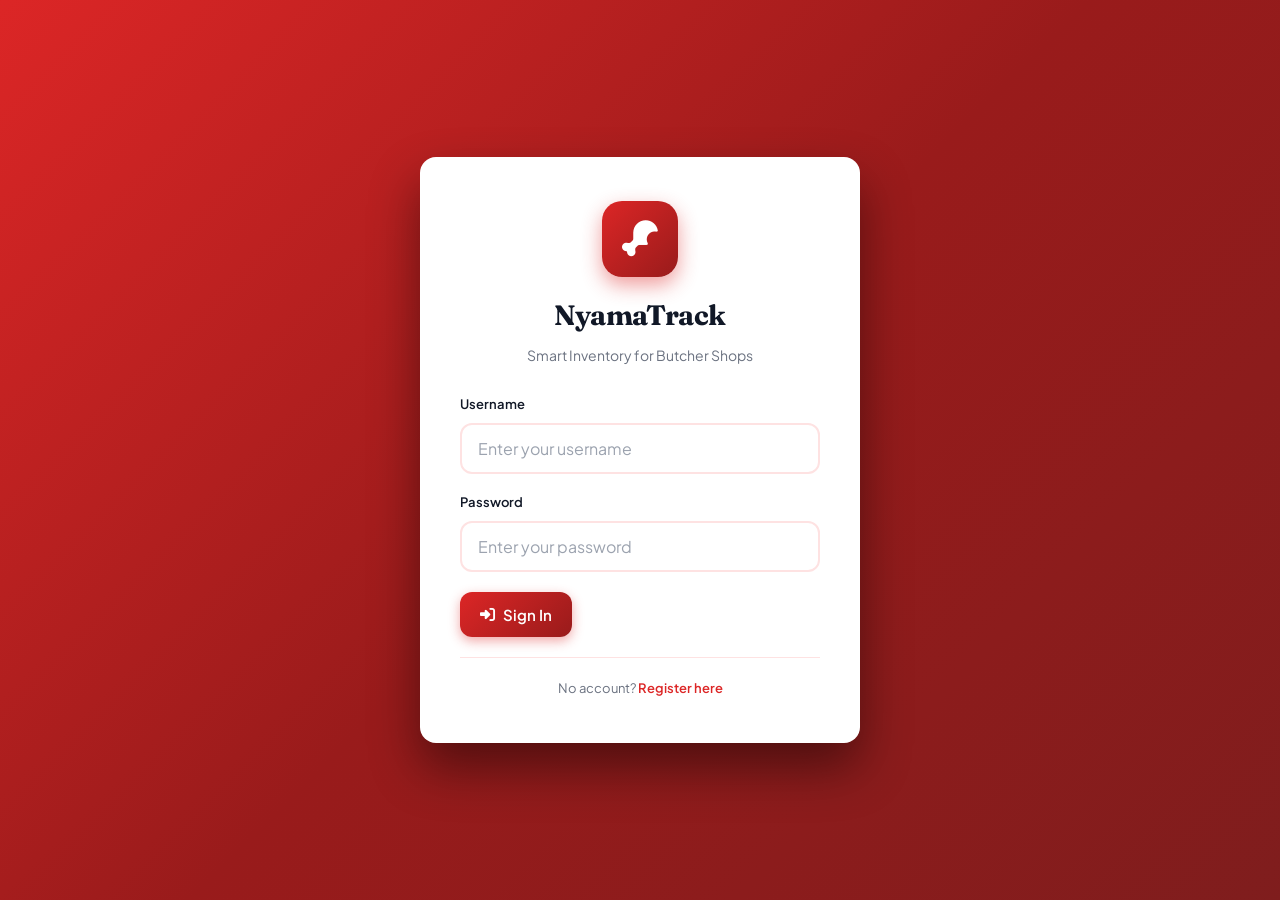
<file: frontend/sales.html>
<!DOCTYPE html>
<html lang="en">
<head>
<meta charset="UTF-8">
<meta name="viewport" content="width=device-width, initial-scale=1.0, maximum-scale=1.0, user-scalable=no">
<meta name="theme-color" content="#dc2626">
<title>Record Sale — NyamaTrack</title>
<link rel="preconnect" href="https://fonts.googleapis.com">
<link rel="preconnect" href="https://fonts.gstatic.com" crossorigin>
<link href="https://fonts.googleapis.com/css2?family=Fraunces:opsz,wght@9..144,400;9..144,700&family=Plus+Jakarta+Sans:wght@400;500;600;700;800&display=swap" rel="stylesheet">
<link rel="stylesheet" href="css/styles.css">
<link rel="stylesheet" href="https://cdnjs.cloudflare.com/ajax/libs/font-awesome/6.4.0/css/all.min.css">
</head>
<body>

<header class="mobile-header">
  <div class="mobile-logo">
    <div class="mobile-logo-icon"><i class="fas fa-drumstick-bite"></i></div>
    NyamaTrack
  </div>
  <button class="hamburger-btn" id="hamburgerBtn" onclick="toggleSidebar()">
    <span class="hamburger-line"></span><span class="hamburger-line"></span><span class="hamburger-line"></span>
  </button>
</header>

<div class="sidebar-overlay" id="sidebarOverlay" onclick="toggleSidebar()"></div>

<div class="app-container">
  <aside class="sidebar" id="sidebar">
    <div class="sidebar-header">
      <div class="sidebar-brand">
        <div class="sidebar-brand-icon"><i class="fas fa-drumstick-bite"></i></div>
        NyamaTrack
      </div>
    </div>
    <nav class="nav-menu"></nav>
    <div class="sidebar-footer">
      <div class="user-info">
        <div class="user-avatar" id="userAvatar">U</div>
        <div class="user-details"><h4 id="userName">User</h4><p id="userRole">Role</p></div>
      </div>
      <button onclick="logout()" class="btn btn-secondary" style="width:100%;justify-content:center;font-size:13px;">
        <i class="fas fa-sign-out-alt"></i> Logout
      </button>
    </div>
  </aside>

  <main class="main-content">
    <div class="page-header">
      <h1>Record Sale</h1>
      <p>Process customer transactions — FIFO (oldest stock sold first)</p>
    </div>

    <div class="card">
      <div class="card-body">

        <!-- Step 1 -->
        <div style="margin-bottom:24px;">
          <div style="font-size:12px;font-weight:700;text-transform:uppercase;letter-spacing:.06em;color:var(--text-secondary);margin-bottom:12px;display:flex;align-items:center;gap:8px;">
            <span style="background:var(--primary);color:#fff;width:20px;height:20px;border-radius:50%;display:grid;place-items:center;font-size:10px;flex-shrink:0;">1</span>
            Select Meat Type
          </div>
          <div class="tiles-row" id="typeTiles">
            <span style="font-size:13px;color:var(--text-muted);display:flex;align-items:center;gap:6px;">
              <i class="fas fa-circle-notch fa-spin"></i> Loading…
            </span>
          </div>
        </div>

        <!-- Step 2 -->
        <div id="cutsSection" style="display:none;border-top:1px solid var(--border);padding-top:20px;">
          <div style="font-size:12px;font-weight:700;text-transform:uppercase;letter-spacing:.06em;color:var(--text-secondary);margin-bottom:12px;display:flex;align-items:center;gap:8px;">
            <span style="background:var(--primary);color:#fff;width:20px;height:20px;border-radius:50%;display:grid;place-items:center;font-size:10px;flex-shrink:0;">2</span>
            Select a Cut
          </div>
          <div id="cutsGrid" style="display:grid;grid-template-columns:repeat(2,1fr);gap:8px;margin-top:14px;"></div>
        </div>

        <!-- Step 3 -->
        <div id="salePanel" style="display:none;border-top:1px solid var(--border);padding-top:20px;margin-top:20px;">
          <div style="font-size:12px;font-weight:700;text-transform:uppercase;letter-spacing:.06em;color:var(--text-secondary);margin-bottom:16px;display:flex;align-items:center;gap:8px;">
            <span style="background:var(--primary);color:#fff;width:20px;height:20px;border-radius:50%;display:grid;place-items:center;font-size:10px;flex-shrink:0;">3</span>
            Enter Sale Details
          </div>

          <div class="notice">
            <i class="fas fa-info-circle"></i>
            <div><strong>FIFO Active:</strong> This sale will deduct from the oldest batch first to minimise spoilage.</div>
          </div>

          <div class="info-box" id="selectedInfoBox"></div>

          <form id="saleForm">
            <input type="hidden" id="selectedStockId">
            <div class="form-grid" style="margin-bottom:0;">
              <div class="form-group">
                <label class="form-label">Weight to Sell (kg) *</label>
                <input type="number" step="0.01" class="form-input" id="weightSold" placeholder="0.00" required oninput="calculateTotal()">
              </div>
              <div class="form-group">
                <label class="form-label">Price per kg (KES)</label>
                <input type="number" step="0.01" class="form-input" id="pricePerKg" placeholder="0.00" oninput="calculateTotal()">
              </div>
              <div class="form-group">
                <label class="form-label">Total Amount (KES) *</label>
                <input type="number" step="0.01" class="form-input" id="totalPrice" placeholder="0.00" required
                       style="font-size:18px;font-weight:700;color:var(--primary);">
              </div>
            </div>
            <div style="display:flex;gap:10px;margin-top:16px;flex-wrap:wrap;">
              <button type="submit" class="btn btn-primary" id="saleBtn" style="font-size:15px;padding:13px 28px;">
                <i class="fas fa-check-circle"></i> Complete Sale
              </button>
              <button type="button" class="btn btn-secondary" onclick="resetAll()">
                <i class="fas fa-undo"></i> Clear
              </button>
            </div>
          </form>
        </div>

      </div>
    </div>
  </main>
</div>

<nav class="mobile-nav"><div class="mobile-nav-inner"></div></nav>
<div class="toast-container" id="toastContainer"></div>

<script src="js/app.js"></script>
<script>
if (!requireAuth()) throw new Error('not authenticated');

buildSidebar('sales.html');
loadUserRole();

const typeIcons = { beef:'fa-cow', pork:'fa-piggy-bank', chicken:'fa-feather-alt', lamb:'fa-horse', goat:'fa-horse', fish:'fa-fish', default:'fa-drumstick-bite' };
function getTypeIcon(n) {
  const k = (n||'').toLowerCase();
  for (const [key,icon] of Object.entries(typeIcons)) if (k.includes(key)) return icon;
  return typeIcons.default;
}

let allStock=[], meatTypes=[], selectedTypeId=null, selectedStockItem=null;

async function loadData() {
  try {
    [meatTypes, allStock] = await Promise.all([
      apiRequest('/meat-types/'),
      apiRequest('/stock/')
    ]);
    renderTypeTiles();
    if (selectedTypeId) renderCuts(selectedTypeId);
  } catch (err) { Toast.error('Failed to load data'); }
}

function renderTypeTiles() {
  const c = document.getElementById('typeTiles');
  if (!meatTypes.length) { c.innerHTML='<span style="color:var(--text-muted);font-size:13px;">No meat types found</span>'; return; }
  c.innerHTML = meatTypes.map(t => `
    <div class="type-tile ${selectedTypeId==t.id?'active':''}" onclick="selectType(${t.id},this)">
      <i class="fas ${getTypeIcon(t.name)}"></i>${t.name}
    </div>`).join('');
}

function selectType(typeId, el) {
  selectedTypeId = typeId;
  document.querySelectorAll('.type-tile').forEach(t => t.classList.remove('active'));
  el.classList.add('active');
  selectedStockItem = null;
  document.getElementById('salePanel').style.display = 'none';
  document.getElementById('saleForm').reset();
  renderCuts(typeId);
}

function renderCuts(typeId) {
  const section = document.getElementById('cutsSection');
  const grid    = document.getElementById('cutsGrid');
  const filtered = allStock.filter(i => String(i.meat_cut_details?.meat_type) === String(typeId));
  section.style.display = 'block';
  if (!filtered.length) {
    grid.innerHTML = `<div style="text-align:center;padding:32px;color:var(--text-muted);grid-column:1/-1;"><i class="fas fa-box-open" style="font-size:28px;margin-bottom:10px;display:block;opacity:.5;"></i><p style="font-size:13px;">No stock for this meat type</p></div>`;
    return;
  }
  grid.innerHTML = filtered.map(item => {
    const entries     = item.stock_entries || [];
    const statusColor = item.is_spoilage_warning ? '#dc2626'
                      : item.is_low_stock        ? '#d97706'
                      :                            '#16a34a';
    const statusBg    = item.is_spoilage_warning ? '#fee2e2'
                      : item.is_low_stock        ? '#fef3c7'
                      :                            '#dcfce7';
    const statusLabel = item.is_spoilage_warning ? 'Spoilage Risk'
                      : item.is_low_stock        ? 'Low Stock'
                      :                            'Good';
    const sel = selectedStockItem?.id === item.id;
    return `
      <div id="cut-card-${item.id}" onclick="selectCut(${item.id})" style="
        background:${sel?'#fef2f2':'#fff'};
        border:2px solid ${sel?'#dc2626':'#fee2e2'};
        border-radius:10px;
        padding:12px 10px;
        cursor:pointer;
        position:relative;
        display:flex;
        flex-direction:column;
        align-items:center;
        text-align:center;
        gap:4px;
        box-shadow:${sel?'0 0 0 3px rgba(220,38,38,0.15)':'none'};
        transition:all 0.18s ease;
      ">
        ${sel ? '<i class="fas fa-check-circle" style="position:absolute;top:6px;right:8px;color:#dc2626;font-size:12px;"></i>' : ''}
        <div style="font-size:11px;font-weight:700;color:#111;line-height:1.4;word-break:break-word;width:100%;">
          ${item.meat_cut_details?.name||'Unknown'}
        </div>
        <div style="font-size:20px;font-weight:800;color:#dc2626;line-height:1;">
          ${item.current_weight}<span style="font-size:11px;font-weight:500;color:#9ca3af;"> kg</span>
        </div>
        <div style="font-size:10px;font-weight:700;padding:2px 8px;border-radius:99px;background:${statusBg};color:${statusColor};margin-top:2px;">
          ${statusLabel}
        </div>
      </div>`;
  }).join('');
}

function selectCut(stockId) {
  const item = allStock.find(s => s.id === stockId);
  if (!item) return;
  selectedStockItem = item;
  document.querySelectorAll('.cut-card').forEach(c => c.classList.remove('selected'));
  document.getElementById(`cut-card-${stockId}`)?.classList.add('selected');
  document.getElementById('selectedStockId').value = stockId;

  const entries   = item.stock_entries || [];
  const batchRows = entries.map(e =>
    `<div style="display:flex;justify-content:space-between;font-size:11px;padding:3px 0;border-bottom:1px solid rgba(0,0,0,.05);">
      <span>${DateUtils.formatDate(e.receive_date)}</span><strong>${e.current_weight} kg</strong>
    </div>`).join('');

  const box = document.getElementById('selectedInfoBox');
  box.className = 'info-box' + (item.is_spoilage_warning ? ' spoilage' : '');
  box.innerHTML = `
    <div class="info-grid">
      <div class="info-item"><span class="info-item-label">Cut</span><span class="info-item-value">${item.meat_cut_details?.name}</span></div>
      <div class="info-item"><span class="info-item-label">Total Available</span><span class="info-item-value">${item.current_weight} kg</span></div>
      <div class="info-item"><span class="info-item-label">Batches</span><span class="info-item-value">${entries.length}</span></div>
      <div class="info-item"><span class="info-item-label">Oldest Batch</span><span class="info-item-value">${item.days_since_received} days old</span></div>
    </div>
    ${batchRows ? `<div style="margin-top:10px;padding-top:10px;border-top:1px solid rgba(0,0,0,.08);">${batchRows}</div>` : ''}
    ${item.is_spoilage_warning ? `<div style="font-size:12px;font-weight:600;color:var(--danger);display:flex;align-items:center;gap:6px;margin-top:10px;padding-top:10px;border-top:1px dashed #fca5a5;"><i class="fas fa-exclamation-triangle"></i> Oldest batch at spoilage risk — sell immediately!</div>` : ''}
  `;

  const panel = document.getElementById('salePanel');
  panel.style.display = 'block';
  panel.scrollIntoView({ behavior:'smooth', block:'center' });
  setTimeout(() => document.getElementById('weightSold').focus(), 350);
  Toast.success(`${item.meat_cut_details?.name} selected — ${item.current_weight} kg available`);
}

function calculateTotal() {
  const w = parseFloat(document.getElementById('weightSold').value) || 0;
  const p = parseFloat(document.getElementById('pricePerKg').value)  || 0;
  document.getElementById('totalPrice').value = (w * p).toFixed(2);
}

function resetAll() {
  selectedStockItem = null;
  document.getElementById('saleForm').reset();
  document.getElementById('salePanel').style.display = 'none';
  document.querySelectorAll('.cut-card').forEach(c => c.classList.remove('selected'));
}

document.getElementById('saleForm').addEventListener('submit', async (e) => {
  e.preventDefault();
  const stockId    = parseInt(document.getElementById('selectedStockId').value);
  const weightSold = parseFloat(document.getElementById('weightSold').value);
  const totalPrice = parseFloat(document.getElementById('totalPrice').value);

  if (!selectedStockItem) { Toast.error('Please select a cut first'); return; }
  if (!weightSold || weightSold <= 0) { Toast.error('Please enter a valid weight'); return; }
  if (weightSold > selectedStockItem.current_weight) {
    Toast.error(`Only ${selectedStockItem.current_weight} kg available`); return;
  }

  const btn = document.getElementById('saleBtn');
  Loading.show(btn, 'Processing…');
  try {
    const result = await apiRequest('/sales/', {
      method: 'POST',
      body: JSON.stringify({ stock: stockId, weight_sold: weightSold, sale_price: totalPrice })
    });
    Toast.success('Sale recorded! (FIFO: oldest stock sold first)');
    resetAll();
    await loadData();
  } catch (err) { Toast.error(err.message || 'Failed to record sale'); }
  Loading.hide(btn);
});

loadData();
</script>
</body>
</html>
</file>
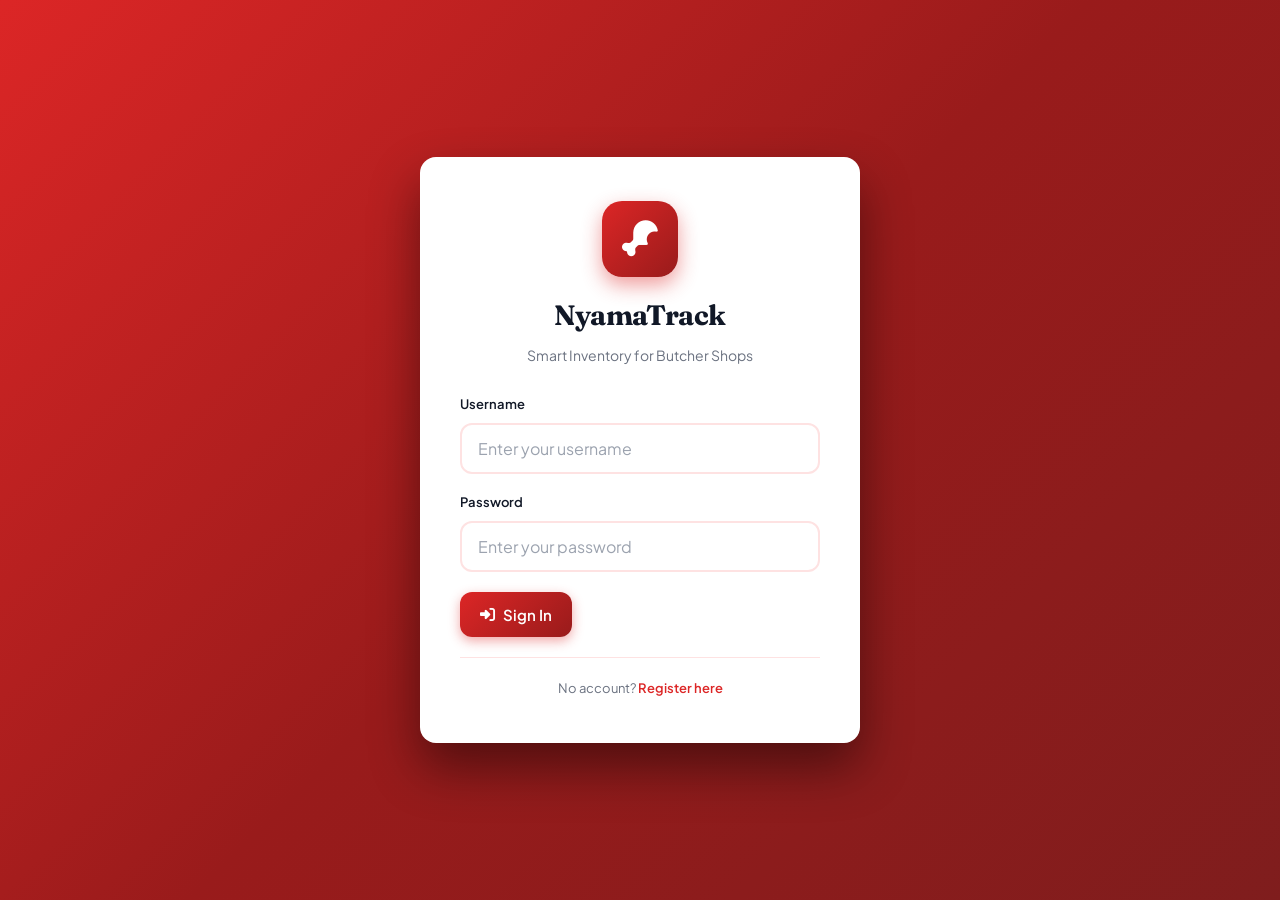
<file: frontend/stock-entry.html>
<!DOCTYPE html>
<html lang="en">
<head>
<meta charset="UTF-8">
<meta name="viewport" content="width=device-width, initial-scale=1.0, maximum-scale=1.0, user-scalable=no">
<meta name="theme-color" content="#dc2626">
<title>Record Stock — NyamaTrack</title>
<link rel="preconnect" href="https://fonts.googleapis.com">
<link rel="preconnect" href="https://fonts.gstatic.com" crossorigin>
<link href="https://fonts.googleapis.com/css2?family=Fraunces:opsz,wght@9..144,400;9..144,700&family=Plus+Jakarta+Sans:wght@400;500;600;700;800&display=swap" rel="stylesheet">
<link rel="stylesheet" href="css/styles.css">
<link rel="stylesheet" href="https://cdnjs.cloudflare.com/ajax/libs/font-awesome/6.4.0/css/all.min.css">
</head>
<body>

<header class="mobile-header">
  <div class="mobile-logo">
    <div class="mobile-logo-icon"><i class="fas fa-drumstick-bite"></i></div>
    NyamaTrack
  </div>
  <button class="hamburger-btn" id="hamburgerBtn" onclick="toggleSidebar()">
    <span class="hamburger-line"></span><span class="hamburger-line"></span><span class="hamburger-line"></span>
  </button>
</header>

<div class="sidebar-overlay" id="sidebarOverlay" onclick="toggleSidebar()"></div>

<div class="app-container">
  <aside class="sidebar" id="sidebar">
    <div class="sidebar-header">
      <div class="sidebar-brand">
        <div class="sidebar-brand-icon"><i class="fas fa-drumstick-bite"></i></div>
        NyamaTrack
      </div>
    </div>
    <nav class="nav-menu"></nav>
    <div class="sidebar-footer">
      <div class="user-info">
        <div class="user-avatar" id="userAvatar">U</div>
        <div class="user-details"><h4 id="userName">User</h4><p id="userRole">Role</p></div>
      </div>
      <button onclick="logout()" class="btn btn-secondary" style="width:100%;justify-content:center;font-size:13px;">
        <i class="fas fa-sign-out-alt"></i> Logout
      </button>
    </div>
  </aside>

  <main class="main-content">
    <div class="page-header">
      <h1>Record New Stock</h1>
      <p>Add incoming meat deliveries — each entry tracked as a separate FIFO batch</p>
    </div>

    <div class="notice">
      <i class="fas fa-info-circle"></i>
      <div><strong>FIFO System:</strong> Each entry is tracked separately. Older stock is always sold first to minimise spoilage.</div>
    </div>

    <div class="card">
      <div class="card-body">
        <form id="stockForm">

          <!-- Step 1: Meat Type -->
          <div class="stock-step">
            <div class="stock-step-label">
              <span class="step-num">1</span> Select Meat Type *
            </div>
            <div class="tiles-row" id="meatTypeTiles">
              <span style="font-size:13px;color:var(--text-muted);display:flex;align-items:center;gap:6px;">
                <i class="fas fa-circle-notch fa-spin"></i> Loading…
              </span>
            </div>
            <input type="text" id="meatTypeHidden" required style="display:none;">
          </div>

          <!-- Step 2: Cut -->
          <div class="stock-step">
            <div class="stock-step-label">
              <span class="step-num">2</span> Select Cut *
            </div>
            <div id="cutChipWrapper" style="opacity:0.4;pointer-events:none;">
              <div id="cutChips" style="display:grid;grid-template-columns:repeat(3,1fr);gap:6px;">
                <span style="font-size:13px;color:var(--text-muted);grid-column:1/-1;">Select a meat type first</span>
              </div>
            </div>
            <input type="text" id="meatCutHidden" required style="display:none;">
          </div>

          <!-- Step 3: Weight + Date side by side on desktop, stacked on mobile -->
          <div class="stock-step">
            <div class="stock-step-label">
              <span class="step-num">3</span> Quantity &amp; Date
            </div>
            <div class="stock-qty-row">
              <div class="form-group" style="margin:0;flex:1;">
                <label class="form-label">Weight (kg) *</label>
                <input type="number" step="0.01" class="form-input" id="weight" placeholder="0.00" required>
              </div>
              <div class="form-group" style="margin:0;flex:2;">
                <label class="form-label">Receive Date</label>
                <input type="datetime-local" class="form-input" id="receiveDate">
                <small style="color:var(--text-muted);font-size:11px;margin-top:5px;display:block;">
                  <i class="fas fa-info-circle"></i> Each entry is a separate FIFO batch
                </small>
              </div>
            </div>
          </div>

          <div style="display:flex;gap:10px;flex-wrap:wrap;">
            <button type="submit" class="btn btn-primary" id="saveBtn">
              <i class="fas fa-save"></i> Save Stock Entry
            </button>
            <button type="button" class="btn btn-secondary" onclick="resetForm()">
              <i class="fas fa-undo"></i> Clear
            </button>
          </div>
        </form>
      </div>
    </div>

    <div class="card">
      <div class="card-header"><h2><i class="fas fa-warehouse"></i> Current Stock Overview</h2></div>
      <div class="card-body" style="padding:0;">
        <div class="table-scroll">
          <table class="data-table">
            <thead><tr><th>Meat Cut</th><th>Total Weight</th><th>Batches</th><th>Oldest Batch</th><th>Status</th></tr></thead>
            <tbody id="stockTable">
              <tr><td colspan="5" class="empty-state"><i class="fas fa-spinner fa-spin"></i><p>Loading…</p></td></tr>
            </tbody>
          </table>
        </div>
      </div>
    </div>
  </main>
</div>

<nav class="mobile-nav"><div class="mobile-nav-inner"></div></nav>
<div class="toast-container" id="toastContainer"></div>

<script src="js/app.js"></script>
<script>
if (!requireAuth()) throw new Error('not authenticated');

buildSidebar('stock-entry.html');
loadUserRole();
document.getElementById('receiveDate').value = DateUtils.getNow();

const typeIcons = { beef:'fa-cow', pork:'fa-piggy-bank', chicken:'fa-feather-alt', lamb:'fa-horse', goat:'fa-horse', fish:'fa-fish', default:'fa-drumstick-bite' };
function getTypeIcon(n) {
  const k = (n||'').toLowerCase();
  for (const [key,icon] of Object.entries(typeIcons)) if (k.includes(key)) return icon;
  return typeIcons.default;
}

let meatTypes=[], allCuts=[], selectedTypeId=null, selectedCutId=null;

async function loadMeatTypes() {
  try {
    meatTypes = await apiRequest('/meat-types/');
    const c = document.getElementById('meatTypeTiles');
    if (!meatTypes.length) { c.innerHTML='<span style="font-size:13px;color:var(--text-muted);">No meat types found</span>'; return; }
    c.innerHTML = meatTypes.map(t => `
      <div class="type-tile" data-id="${t.id}" onclick="selectMeatType(${t.id},this)">
        <i class="fas ${getTypeIcon(t.name)}"></i>${t.name}
      </div>`).join('');
  } catch (err) { Toast.error('Failed to load meat types'); }
}

async function selectMeatType(typeId, el) {
  document.querySelectorAll('.type-tile').forEach(t => t.classList.remove('active'));
  el.classList.add('active');
  selectedTypeId = typeId; selectedCutId = null;
  document.getElementById('meatTypeHidden').value = typeId;
  document.getElementById('meatCutHidden').value  = '';

  const wrapper = document.getElementById('cutChipWrapper');
  const chips   = document.getElementById('cutChips');
  wrapper.style.opacity = '0.4';
  wrapper.style.pointerEvents = 'none';
  chips.style.display = 'grid';
  chips.innerHTML = '<span style="font-size:13px;color:var(--text-muted);grid-column:1/-1;display:flex;align-items:center;gap:6px;"><i class="fas fa-circle-notch fa-spin"></i> Loading…</span>';

  try {
    if (!allCuts.length) allCuts = await apiRequest('/meat-cuts/');
    const filtered = allCuts.filter(c => c.meat_type == typeId);
    chips.innerHTML = filtered.length
      ? filtered.map(c => `<div class="cut-chip" data-id="${c.id}" onclick="selectCut(${c.id},this)">${c.name}</div>`).join('')
      : '<span style="font-size:13px;color:var(--text-muted);grid-column:1/-1;">No cuts for this type</span>';
    wrapper.style.opacity = '1';
    wrapper.style.pointerEvents = 'auto';
    chips.style.display = 'grid';
    chips.style.gridTemplateColumns = window.innerWidth >= 900 ? 'repeat(5,1fr)' : window.innerWidth >= 500 ? 'repeat(4,1fr)' : 'repeat(3,1fr)';
    chips.style.gap = '6px';
  } catch { chips.innerHTML='<span style="color:var(--text-muted);">Failed to load</span>'; Toast.error('Failed to load cuts'); }
}

function selectCut(cutId, el) {
  document.querySelectorAll('.cut-chip').forEach(c => c.classList.remove('selected'));
  el.classList.add('selected');
  selectedCutId = cutId;
  document.getElementById('meatCutHidden').value = cutId;
}

function resetForm() {
  document.getElementById('stockForm').reset();
  document.querySelectorAll('.type-tile').forEach(t => t.classList.remove('active'));
  document.querySelectorAll('.cut-chip').forEach(c => c.classList.remove('selected'));
  selectedTypeId = null; selectedCutId = null;
  document.getElementById('meatTypeHidden').value = '';
  document.getElementById('meatCutHidden').value  = '';
  document.getElementById('cutChips').innerHTML   = '<span style="font-size:13px;color:var(--text-muted);">Select a meat type first</span>';
  const cw = document.getElementById('cutChipWrapper');
  cw.style.opacity = '0.4';
  cw.style.pointerEvents = 'none';
  document.getElementById('receiveDate').value = DateUtils.getNow();
}

async function loadStock() {
  try {
    const stock = await apiRequest('/stock/');
    const tbody = document.getElementById('stockTable');
    if (!stock.length) {
      tbody.innerHTML = `<tr><td colspan="5" class="empty-state"><i class="fas fa-box-open"></i><p>No stock recorded yet</p></td></tr>`;
      return;
    }
    tbody.innerHTML = stock.map(item => {
      const entries = item.stock_entries || [];
      const oldest  = item.receive_date ? DateUtils.formatDate(item.receive_date) : 'N/A';
      const badge   = item.is_spoilage_warning ? '<span class="badge badge-danger">Spoilage Risk</span>'
                    : item.is_low_stock        ? '<span class="badge badge-warning">Low Stock</span>'
                    :                            '<span class="badge badge-success">Good</span>';
      return `<tr>
        <td><strong>${item.meat_cut_details?.name||'Unknown'}</strong><br>
            <small style="color:var(--text-muted);">${item.meat_cut_details?.meat_type_name||''}</small></td>
        <td><strong>${item.current_weight} kg</strong></td>
        <td>${entries.length} batch${entries.length!==1?'es':''}</td>
        <td style="font-size:12px;color:var(--text-secondary);">${oldest}
            <span style="color:var(--text-muted);">(${item.days_since_received}d ago)</span></td>
        <td>${badge}</td>
      </tr>`;
    }).join('');
  } catch {}
}

document.getElementById('stockForm').addEventListener('submit', async (e) => {
  e.preventDefault();
  if (!selectedTypeId) { Toast.error('Please select a meat type'); return; }
  if (!selectedCutId)  { Toast.error('Please select a cut');       return; }
  const btn = document.getElementById('saveBtn');
  Loading.show(btn, 'Saving…');
  try {
    await apiRequest('/stock/', {
      method: 'POST',
      body: JSON.stringify({
        meat_cut:       selectedCutId,
        current_weight: parseFloat(document.getElementById('weight').value),
        receive_date:   document.getElementById('receiveDate').value
      })
    });
    Toast.success('Stock recorded successfully!');
    resetForm(); loadStock();
  } catch (err) { Toast.error(err.message || 'Failed to record stock'); }
  Loading.hide(btn);
});

loadMeatTypes();
loadStock();
</script>
</body>
</html>
</file>
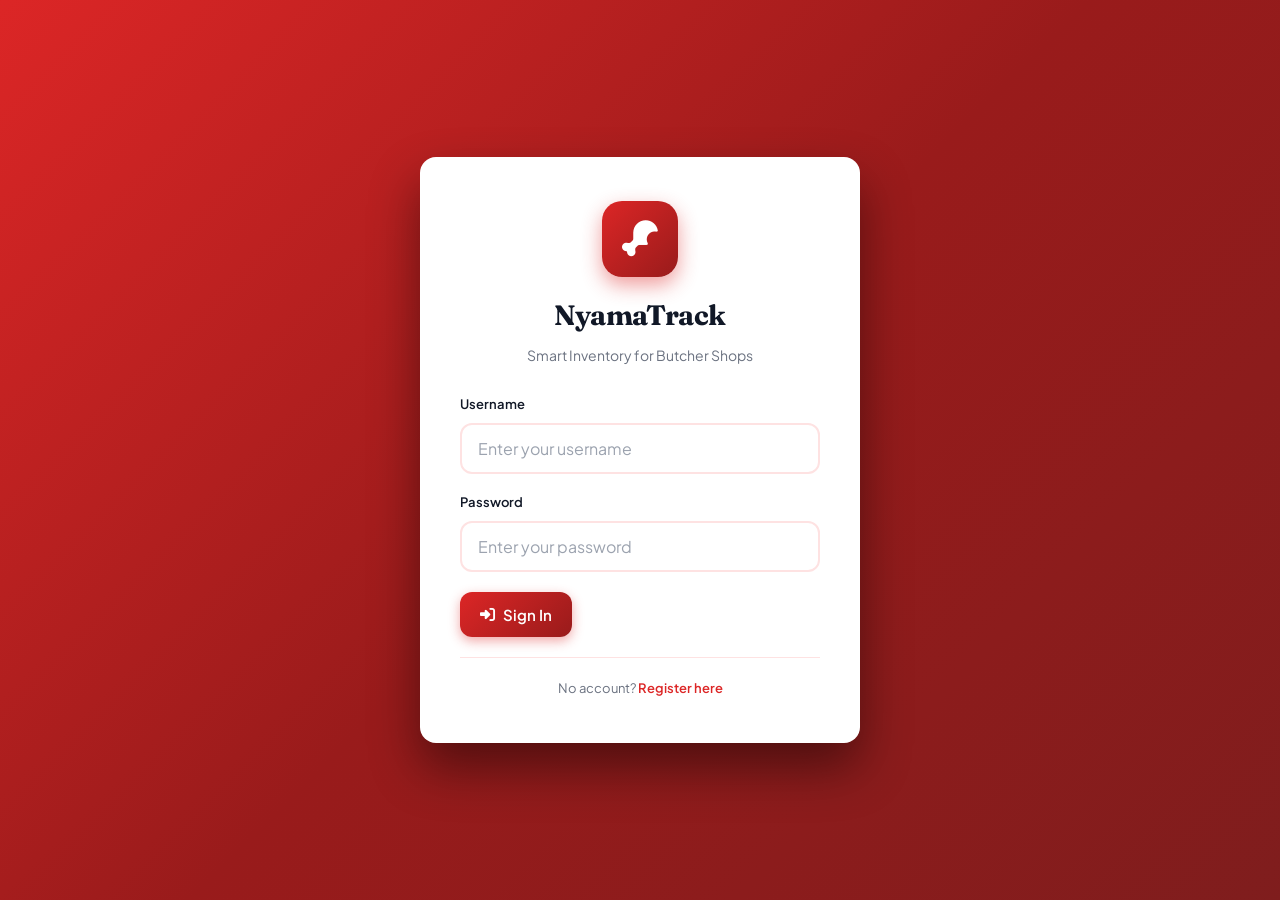
<file: frontend/users.html>
<!DOCTYPE html>
<html lang="en">
<head>
<meta charset="UTF-8">
<meta name="viewport" content="width=device-width, initial-scale=1.0, maximum-scale=1.0, user-scalable=no">
<meta name="theme-color" content="#dc2626">
<meta name="apple-mobile-web-app-capable" content="yes">
<title>User Management — NyamaTrack</title>
<link rel="preconnect" href="https://fonts.googleapis.com">
<link rel="preconnect" href="https://fonts.gstatic.com" crossorigin>
<link href="https://fonts.googleapis.com/css2?family=Fraunces:opsz,wght@9..144,400;9..144,700&family=Plus+Jakarta+Sans:wght@400;500;600;700;800&display=swap" rel="stylesheet">
<link rel="stylesheet" href="css/styles.css">
<link rel="stylesheet" href="https://cdnjs.cloudflare.com/ajax/libs/font-awesome/6.4.0/css/all.min.css">
</head>
<body>

<header class="mobile-header">
  <div class="mobile-logo">
    <div class="mobile-logo-icon"><i class="fas fa-drumstick-bite"></i></div>
    NyamaTrack
  </div>
  <button class="hamburger-btn" id="hamburgerBtn" onclick="toggleSidebar()">
    <span class="hamburger-line"></span>
    <span class="hamburger-line"></span>
    <span class="hamburger-line"></span>
  </button>
</header>

<div class="sidebar-overlay" id="sidebarOverlay" onclick="toggleSidebar()"></div>

<div class="app-container">
  <aside class="sidebar" id="sidebar">
    <div class="sidebar-header">
      <div class="sidebar-brand">
        <div class="sidebar-brand-icon"><i class="fas fa-drumstick-bite"></i></div>
        NyamaTrack
      </div>
    </div>
    <nav class="nav-menu"></nav>
    <div class="sidebar-footer">
      <div class="user-info">
        <div class="user-avatar" id="userAvatar">U</div>
        <div class="user-details">
          <h4 id="userName">User</h4>
          <p id="userRole">Role</p>
        </div>
      </div>
      <button onclick="logout()" class="btn btn-secondary" style="width:100%;justify-content:center;font-size:13px;">
        <i class="fas fa-sign-out-alt"></i> Logout
      </button>
    </div>
  </aside>

  <main class="main-content">
    <div class="page-header">
      <h1>User Management</h1>
      <p>Manage system users and access permissions</p>
    </div>

    <!-- Add User -->
    <div class="card">
      <div class="card-header">
        <h2><i class="fas fa-user-plus"></i> Add New User</h2>
      </div>
      <div class="card-body">
        <form id="addUserForm">
          <div class="form-grid">
            <div class="form-group">
              <label class="form-label">First Name *</label>
              <input type="text" class="form-input" id="newFirstName" required autocomplete="given-name">
            </div>
            <div class="form-group">
              <label class="form-label">Last Name *</label>
              <input type="text" class="form-input" id="newLastName" required autocomplete="family-name">
            </div>
            <div class="form-group">
              <label class="form-label">Username *</label>
              <input type="text" class="form-input" id="newUsername" required autocomplete="username">
            </div>
            <div class="form-group">
              <label class="form-label">Email *</label>
              <input type="email" class="form-input" id="newEmail" required autocomplete="email">
            </div>
            <div class="form-group">
              <label class="form-label">Role *</label>
              <select class="form-input" id="newRole" required>
                <option value="owner">Shop Owner</option>
                <option value="keeper">Stock Keeper</option>
                <option value="butcher" selected>Butcher</option>
                <option value="admin">System Administrator</option>
              </select>
            </div>
            <div class="form-group">
              <label class="form-label">Shop Name</label>
              <input type="text" class="form-input" id="newShopName" placeholder="Optional">
            </div>
            <div class="form-group">
              <label class="form-label">Password *</label>
              <input type="password" class="form-input" id="newPassword" required minlength="6" autocomplete="new-password">
            </div>
            <div class="form-group" style="display:flex;align-items:flex-end;">
              <button type="submit" class="btn btn-primary" id="addUserBtn" style="width:100%;">
                <i class="fas fa-plus"></i> Add User
              </button>
            </div>
          </div>
        </form>
      </div>
    </div>

    <!-- Users Table -->
    <div class="card">
      <div class="card-header">
        <h2><i class="fas fa-users"></i> All Users</h2>
        <span id="userCount" style="font-size:13px;color:var(--text-secondary);font-weight:500;"></span>
      </div>
      <div class="card-body" style="padding:0;">
        <div class="table-scroll">
          <table class="data-table">
            <thead>
              <tr>
                <th>User</th>
                <th>Role</th>
                <th>Shop</th>
                <th>Joined</th>
                <th>Actions</th>
              </tr>
            </thead>
            <tbody id="usersTable">
              <tr>
                <td colspan="5" class="empty-state">
                  <i class="fas fa-spinner fa-spin"></i>
                  <p>Loading users…</p>
                </td>
              </tr>
            </tbody>
          </table>
        </div>
      </div>
    </div>

  </main>
</div>

<!-- Mobile Nav — 5 items including Users -->
<nav class="mobile-nav">
  <div class="mobile-nav-inner" style="grid-template-columns:repeat(5,1fr);">
    <a href="dashboard.html"  class="mobile-nav-item"><i class="fas fa-home"></i><span>Home</span></a>
    <a href="stock-entry.html" class="mobile-nav-item"><i class="fas fa-plus-circle"></i><span>Stock</span></a>
    <a href="sales.html"      class="mobile-nav-item"><i class="fas fa-cash-register"></i><span>Sale</span></a>
    <a href="reports.html"    class="mobile-nav-item"><i class="fas fa-chart-bar"></i><span>Reports</span></a>
    <a href="users.html"      class="mobile-nav-item active"><i class="fas fa-users"></i><span>Users</span></a>
  </div>
</nav>

<div class="toast-container" id="toastContainer"></div>

<script src="js/app.js"></script>
<script>
if (!requireAuth()) throw new Error('not authenticated');

// Users page has 5 nav items — add Users to the sidebar too
const USERS_NAV = [
  { href:'dashboard.html',   icon:'fa-home',          label:'Dashboard',    short:'Home'    },
  { href:'stock-entry.html', icon:'fa-plus-circle',   label:'Record Stock', short:'Stock'   },
  { href:'sales.html',       icon:'fa-cash-register', label:'Record Sale',  short:'Sale'    },
  { href:'reports.html',     icon:'fa-chart-bar',     label:'Reports',      short:'Reports' },
  { href:'users.html',       icon:'fa-users',         label:'Users',        short:'Users'   },
];
// Temporarily override NAV_PAGES for this page only
(function buildUsersNav() {
  const navMenu = document.querySelector('.sidebar .nav-menu');
  if (navMenu) {
    navMenu.innerHTML = USERS_NAV.map(p => `
      <a href="${p.href}" class="nav-item ${p.href==='users.html'?'active':''}">
        <i class="fas ${p.icon}"></i> ${p.label}
      </a>`).join('');
  }
  const username = localStorage.getItem('username') || 'User';
  document.getElementById('userName').textContent   = username;
  document.getElementById('userAvatar').textContent = username[0].toUpperCase();
})();

// isOwner is confirmed from API — never trust localStorage alone
let isOwner = false;

function getRoleBadge(role) {
  const map = { admin:'badge-danger', owner:'badge-success', keeper:'badge-warning', butcher:'badge-success' };
  const cls  = map[role] || 'badge-success';
  const label = role ? role.charAt(0).toUpperCase() + role.slice(1) : '—';
  return `<span class="badge ${cls}">${label}</span>`;
}

async function init() {
  try {
    const raw   = await apiRequest('/users/');
    const users = Array.isArray(raw) ? raw : (raw.results ?? raw.data ?? []);

    // Determine current user's role from the API response — never from localStorage alone
    const me   = users.find(u => u.username === localStorage.getItem('username'));
    const role = (me?.profile?.role || me?.role || '').toLowerCase();

    document.getElementById('userRole').textContent = role
      ? role.charAt(0).toUpperCase() + role.slice(1)
      : 'User';
    localStorage.setItem('role', role);

    isOwner = (role === 'owner' || role === 'admin');
    renderUsers(users);

  } catch (err) {
    document.getElementById('usersTable').innerHTML =
      `<tr><td colspan="5" class="empty-state"><i class="fas fa-exclamation-circle"></i><p>${err.message || 'Failed to load users'}</p></td></tr>`;
    Toast.error(err.message || 'Failed to load users');
  }
}

function renderUsers(users) {
  const tbody = document.getElementById('usersTable');
  const countEl = document.getElementById('userCount');
  if (countEl) countEl.textContent = `${users.length} user${users.length!==1?'s':''}`;

  if (!users.length) {
    tbody.innerHTML = `<tr><td colspan="5" class="empty-state"><i class="fas fa-users"></i><p>No users found</p></td></tr>`;
    return;
  }

  tbody.innerHTML = users.map(user => {
    const profile  = user.profile || user.user_profile || {};
    const role     = (profile.role     || user.role     || '').toLowerCase();
    const shop     = profile.shop_name || user.shop_name || '—';
    const fullName = ((user.first_name||'') + ' ' + (user.last_name||'')).trim() || user.username;
    const initial  = (user.first_name || user.username || '?')[0].toUpperCase();
    const joined   = user.date_joined ? DateUtils.formatDate(user.date_joined) : '—';
    const isMe     = user.username === localStorage.getItem('username');

    return `
      <tr>
        <td>
          <div style="display:flex;align-items:center;gap:12px;">
            <div class="user-avatar" style="width:36px;height:36px;font-size:14px;flex-shrink:0;">${initial}</div>
            <div>
              <div style="font-weight:600;font-size:14px;">${fullName} ${isMe?'<span style="font-size:11px;color:var(--primary);font-weight:600;">(you)</span>':''}</div>
              <div style="font-size:12px;color:var(--text-secondary);">@${user.username}</div>
            </div>
          </div>
        </td>
        <td>${getRoleBadge(role)}</td>
        <td style="font-size:13px;">${shop}</td>
        <td style="font-size:13px;color:var(--text-secondary);">${joined}</td>
        <td>
          ${isOwner && !isMe
            ? `<button onclick="deleteUser(${user.id}, '${fullName}')"
                       class="action-btn"
                       style="background:var(--danger-bg);color:var(--danger);border:1px solid #fca5a5;">
                 <i class="fas fa-trash"></i>
               </button>`
            : '<span style="color:var(--text-muted);font-size:12px;">—</span>'
          }
        </td>
      </tr>`;
  }).join('');
}

document.getElementById('addUserForm').addEventListener('submit', async (e) => {
  e.preventDefault();
  const btn = document.getElementById('addUserBtn');
  Loading.show(btn, 'Adding…');
  try {
    await apiRequest('/users/', {
      method: 'POST',
      body: JSON.stringify({
        username:   document.getElementById('newUsername').value,
        email:      document.getElementById('newEmail').value,
        first_name: document.getElementById('newFirstName').value,
        last_name:  document.getElementById('newLastName').value,
        password:   document.getElementById('newPassword').value,
        profile: {
          role:      document.getElementById('newRole').value,
          shop_name: document.getElementById('newShopName').value
        }
      })
    });
    Toast.success('User created successfully!');
    document.getElementById('addUserForm').reset();
    document.getElementById('newRole').value = 'butcher';
    await init();
  } catch (err) {
    let msg = err.message || 'Failed to create user';
    if (msg.includes('username')) msg = 'Username already exists';
    else if (msg.includes('email')) msg = 'Email already registered';
    Toast.error(msg);
  }
  Loading.hide(btn);
});

async function deleteUser(userId, name) {
  if (!confirm(`Delete user "${name}"? This cannot be undone.`)) return;
  try {
    await apiRequest(`/users/${userId}/`, { method: 'DELETE' });
    Toast.success(`${name} deleted`);
    await init();
  } catch (err) {
    Toast.error(err.message || 'Failed to delete user');
  }
}

init();
</script>
</body>
</html>
</file>
<file: frontend/css/styles.css>
/* Font loaded via <link> in HTML for better performance */

/* ── Design Tokens (your red theme, preserved exactly) ─────────── */
:root {
  --primary:        #dc2626;
  --primary-dark:   #991b1b;
  --primary-light:  #fecaca;
  --primary-bg:     #fef2f2;
  --secondary:      #1f2937;
  --accent:         #f59e0b;
  --success:        #10b981;
  --success-bg:     #d1fae5;
  --warning:        #f59e0b;
  --warning-bg:     #fef3c7;
  --danger:         #ef4444;
  --danger-bg:      #fee2e2;
  --info:           #2563eb;
  --info-bg:        #eff6ff;

  --background:     #fef2f2;
  --surface:        #ffffff;
  --surface-2:      #fafafa;
  --surface-3:      #f4f4f5;
  --border:         #fee2e2;
  --border-strong:  #fca5a5;
  --text-primary:   #111827;
  --text-secondary: #6b7280;
  --text-muted:     #9ca3af;

  --sidebar-w:    280px;
  --header-h:     70px;
  --nav-h:        80px;
  --radius:       12px;
  --radius-lg:    16px;
  --radius-sm:    8px;
  --shadow-sm:    0 1px 2px 0 rgb(220 38 38 / 0.05);
  --shadow:       0 4px 6px -1px rgb(220 38 38 / 0.1), 0 2px 4px -2px rgb(220 38 38 / 0.1);
  --shadow-lg:    0 10px 15px -3px rgb(220 38 38 / 0.15), 0 4px 6px -4px rgb(220 38 38 / 0.1);

  --font-display: 'Fraunces', Georgia, serif;
  --font-body:    'Plus Jakarta Sans', 'Segoe UI', system-ui, -apple-system, sans-serif;
}

/* ── Reset ──────────────────────────────────────────────────────── */
*, *::before, *::after { box-sizing: border-box; margin: 0; padding: 0; }
html { font-size: 16px; -webkit-tap-highlight-color: transparent; }
body {
  font-family: var(--font-body);
  background: var(--background);
  color: var(--text-primary);
  line-height: 1.6;
  min-height: 100dvh;
}
a { text-decoration: none; color: inherit; }
button { font-family: inherit; cursor: pointer; }
input, select, textarea { font-family: inherit; }

::-webkit-scrollbar { width: 6px; height: 6px; }
::-webkit-scrollbar-track { background: transparent; }
::-webkit-scrollbar-thumb { background: var(--border-strong); border-radius: 99px; }

/* ═══════════════════════════════════════════════════════════════
   LAYOUT
══════════════════════════════════════════════════════════════ */
.app-container { display: flex; min-height: 100dvh; }

/* ── Sidebar ─────────────────────────────────────────────────── */
.sidebar {
  width: var(--sidebar-w);
  background: var(--surface);
  border-right: 2px solid var(--border);
  display: flex;
  flex-direction: column;
  position: fixed;
  height: 100dvh;
  z-index: 1001; /* above overlay (999) and mobile header (1000) */
  transition: transform 0.3s cubic-bezier(.4,0,.2,1);
  overflow: hidden;
}
.sidebar-header {
  padding: 24px;
  border-bottom: 2px solid var(--border);
  background: linear-gradient(135deg, var(--primary) 0%, var(--primary-dark) 100%);
  flex-shrink: 0;
}
.sidebar-brand {
  display: flex;
  align-items: center;
  gap: 12px;
  font-family: var(--font-display);
  font-size: 22px;
  font-weight: 700;
  color: #fff;
}
.sidebar-brand-icon {
  width: 44px; height: 44px;
  background: rgba(255,255,255,0.2);
  border-radius: var(--radius-sm);
  display: flex; align-items: center; justify-content: center;
  color: #fff; font-size: 22px; flex-shrink: 0;
}
.nav-menu {
  flex: 1; padding: 16px 12px; overflow-y: auto;
  display: flex; flex-direction: column; gap: 2px;
}
.nav-item {
  display: flex; align-items: center; gap: 12px;
  padding: 13px 16px; border-radius: var(--radius-sm);
  color: var(--text-secondary); text-decoration: none;
  font-weight: 500; font-size: 14px;
  transition: all 0.2s ease;
}
.nav-item i { font-size: 18px; width: 20px; text-align: center; flex-shrink: 0; }
.nav-item:hover { background: var(--primary-light); color: var(--primary); font-weight: 600; }
.nav-item.active { background: var(--primary-light); color: var(--primary); font-weight: 700; }
.sidebar-footer {
  padding: 16px; border-top: 2px solid var(--border);
  background: var(--background); flex-shrink: 0;
}
.user-info {
  display: flex; align-items: center; gap: 12px;
  padding: 12px; background: var(--surface);
  border-radius: var(--radius-sm); border: 1px solid var(--border); margin-bottom: 10px;
}
.user-avatar {
  width: 40px; height: 40px;
  background: linear-gradient(135deg, var(--primary) 0%, var(--primary-dark) 100%);
  border-radius: 50%; display: flex; align-items: center; justify-content: center;
  color: #fff; font-weight: 700; font-size: 15px; flex-shrink: 0;
}
.user-details h4 { font-size: 13px; font-weight: 600; color: var(--text-primary); }
.user-details p  { font-size: 12px; color: var(--text-secondary); }

/* ── Main Content ─────────────────────────────────────────────── */
.main-content {
  flex: 1; margin-left: var(--sidebar-w);
  padding: 32px; background: var(--background);
  min-height: 100dvh; padding-bottom: 60px; min-width: 0;
}

/* ── Mobile Header ───────────────────────────────────────────── */
.mobile-header {
  display: none; position: fixed;
  top: 0; left: 0; right: 0; height: var(--header-h);
  background: linear-gradient(135deg, var(--primary) 0%, var(--primary-dark) 100%);
  z-index: 1000; align-items: center; justify-content: space-between;
  padding: 0 20px; box-shadow: 0 4px 20px rgba(220,38,38,0.3);
}
.mobile-logo {
  display: flex; align-items: center; gap: 12px; color: #fff;
  font-family: var(--font-display); font-size: 20px; font-weight: 700;
}
.mobile-logo-icon {
  width: 40px; height: 40px;
  background: rgba(255,255,255,0.15);
  border-radius: var(--radius-sm); display: flex;
  align-items: center; justify-content: center; font-size: 20px;
  border: 1px solid rgba(255,255,255,0.15);
}
.hamburger-btn {
  width: 48px; height: 48px;
  background: rgba(255,255,255,0.1);
  border: 1px solid rgba(255,255,255,0.15);
  border-radius: var(--radius-sm); display: flex;
  flex-direction: column; align-items: center; justify-content: center;
  gap: 6px; transition: background 0.2s; cursor: pointer;
}
.hamburger-btn:hover  { background: rgba(255,255,255,0.2); }
.hamburger-btn:active { transform: scale(0.95); }
.hamburger-line {
  width: 22px; height: 2.5px; background: #fff; border-radius: 2px; display: block;
  transition: transform 0.3s cubic-bezier(.4,0,.2,1), opacity 0.3s;
}
.hamburger-btn.active .hamburger-line:nth-child(1) { transform: translateY(8.5px) rotate(45deg); }
.hamburger-btn.active .hamburger-line:nth-child(2) { opacity: 0; transform: scaleX(0); }
.hamburger-btn.active .hamburger-line:nth-child(3) { transform: translateY(-8.5px) rotate(-45deg); }

.sidebar-overlay {
  display: none; position: fixed; inset: 0;
  background: rgba(0,0,0,0.55);
  z-index: 999;
}
.sidebar-overlay.show { display: block; }

/* ── Bottom Nav ──────────────────────────────────────────────── */
.mobile-nav {
  display: none; position: fixed; bottom: 0; left: 0; right: 0;
  height: var(--nav-h); background: rgba(255,255,255,0.97);
  backdrop-filter: blur(20px); -webkit-backdrop-filter: blur(20px);
  border-top: 1px solid rgba(220,38,38,0.1);
  z-index: 1000; box-shadow: 0 -4px 30px rgba(0,0,0,0.1);
}
.mobile-nav-inner {
  display: grid; grid-template-columns: repeat(4,1fr);
  height: 100%; padding: 0 8px 10px; align-items: center;
}
.mobile-nav-item {
  display: flex; flex-direction: column; align-items: center; justify-content: center;
  gap: 5px; padding: 8px 6px; color: var(--text-muted);
  font-size: 11px; font-weight: 600;
  transition: all 0.3s cubic-bezier(.4,0,.2,1); position: relative;
}
.mobile-nav-item i { font-size: 22px; transition: transform 0.3s ease; }
.mobile-nav-item::before {
  content: ''; position: absolute;
  top: 0; left: 50%; transform: translateX(-50%) scale(0);
  width: 40px; height: 40px; background: var(--primary-light);
  border-radius: 50%; transition: transform 0.3s cubic-bezier(.4,0,.2,1); z-index: -1;
}
.mobile-nav-item.active { color: var(--primary); transform: translateY(-3px); }
.mobile-nav-item.active::before { transform: translateX(-50%) scale(1); }
.mobile-nav-item.active i { transform: scale(1.1); }
.mobile-nav-item:active { transform: scale(0.93); }

@supports (padding-bottom: env(safe-area-inset-bottom)) {
  .mobile-nav { padding-bottom: calc(10px + env(safe-area-inset-bottom)); height: calc(var(--nav-h) + env(safe-area-inset-bottom)); }
}

/* ═══════════════════════════════════════════════════════════════
   COMPONENTS
══════════════════════════════════════════════════════════════ */
.page-header { margin-bottom: 28px; }
.page-header h1 {
  font-family: var(--font-display); font-size: 30px; font-weight: 700;
  color: var(--text-primary); margin-bottom: 6px; letter-spacing: -.02em; line-height: 1.2;
}
.page-header p { color: var(--text-secondary); font-size: 15px; }

/* Card */
.card {
  background: var(--surface); border-radius: var(--radius-lg);
  box-shadow: var(--shadow); overflow: hidden; margin-bottom: 24px; border: 1px solid var(--border);
}
.card-header {
  padding: 20px 24px; border-bottom: 1px solid var(--border);
  display: flex; justify-content: space-between; align-items: center;
  background: linear-gradient(135deg, var(--background) 0%, var(--surface) 100%);
  flex-wrap: wrap; gap: 12px;
}
.card-header h2 {
  font-size: 17px; font-weight: 700; color: var(--text-primary);
  display: flex; align-items: center; gap: 8px;
}
.card-header h2 i { color: var(--primary); font-size: 14px; }
.card-body { padding: 24px; }

/* Stats */
.stats-grid {
  display: grid; grid-template-columns: repeat(auto-fit, minmax(200px,1fr));
  gap: 20px; margin-bottom: 28px;
}
.stat-card {
  background: var(--surface); padding: 22px; border-radius: var(--radius-lg);
  box-shadow: var(--shadow); border: 1px solid var(--border);
  position: relative; overflow: hidden; transition: transform 0.2s, box-shadow 0.2s;
}
.stat-card:hover { transform: translateY(-3px); box-shadow: var(--shadow-lg); }
.stat-card::before { content: ''; position: absolute; top: 0; left: 0; width: 4px; height: 100%; background: var(--primary); }
.stat-card.warning::before { background: var(--warning); }
.stat-card.danger::before  { background: var(--danger); }
.stat-card.success::before { background: var(--success); }
.stat-icon {
  width: 52px; height: 52px; border-radius: 14px;
  display: flex; align-items: center; justify-content: center;
  font-size: 26px; margin-bottom: 14px;
}
.stat-icon.primary { background: var(--primary-light); color: var(--primary); }
.stat-icon.warning { background: var(--warning-bg);   color: var(--warning); }
.stat-icon.danger  { background: var(--danger-bg);    color: var(--danger); }
.stat-icon.success { background: var(--success-bg);   color: var(--success); }
.stat-value {
  font-family: var(--font-display); font-size: 28px; font-weight: 700;
  color: var(--text-primary); margin-bottom: 4px; line-height: 1.1; letter-spacing: -.02em;
}
.stat-label { font-size: 13px; color: var(--text-secondary); font-weight: 500; }

/* Buttons */
.btn {
  display: inline-flex; align-items: center; justify-content: center;
  gap: 8px; padding: 13px 20px; border: none; border-radius: var(--radius);
  font-size: 15px; font-weight: 600; font-family: var(--font-body);
  cursor: pointer; transition: all 0.25s ease; -webkit-tap-highlight-color: transparent;
}
.btn:active { transform: scale(0.97); }
.btn-primary {
  background: linear-gradient(135deg, var(--primary) 0%, var(--primary-dark) 100%);
  color: #fff; box-shadow: 0 4px 12px rgba(220,38,38,0.4);
}
.btn-primary:hover { transform: translateY(-2px); box-shadow: 0 6px 20px rgba(220,38,38,0.5); }
.btn-secondary {
  background: var(--surface); color: var(--text-primary);
  border: 2px solid var(--border);
}
.btn-secondary:hover { background: var(--background); border-color: var(--primary); }

.action-btn {
  display: inline-flex; align-items: center; gap: 8px;
  padding: 10px 18px; border-radius: var(--radius-sm);
  font-size: 13px; font-weight: 600; font-family: var(--font-body);
  border: none; cursor: pointer; transition: all 0.25s ease;
  -webkit-tap-highlight-color: transparent; white-space: nowrap;
}
.action-btn:active { transform: scale(0.97); }
.action-btn-primary {
  background: linear-gradient(135deg, var(--primary) 0%, var(--primary-dark) 100%);
  color: #fff; box-shadow: 0 4px 12px rgba(220,38,38,0.3);
}
.action-btn-primary:hover { transform: translateY(-1px); box-shadow: 0 6px 16px rgba(220,38,38,0.4); }
.action-btn-secondary { background: var(--background); color: var(--text-primary); border: 1px solid var(--border); }
.action-btn-secondary:hover { background: var(--border); }

/* Forms */
.form-group { margin-bottom: 18px; }
.form-label { display: block; font-size: 13px; font-weight: 600; color: var(--text-primary); margin-bottom: 8px; }
.form-input {
  width: 100%; padding: 13px 16px; border: 2px solid var(--border);
  border-radius: var(--radius); font-size: 16px; font-family: var(--font-body);
  color: var(--text-primary); background: var(--surface);
  transition: border-color 0.2s, box-shadow 0.2s;
  -webkit-appearance: none; appearance: none; outline: none;
}
.form-input:focus { border-color: var(--primary); box-shadow: 0 0 0 3px rgba(220,38,38,0.15); }
.form-input::placeholder { color: var(--text-muted); }
select.form-input {
  cursor: pointer;
  background-image: url("data:image/svg+xml,%3Csvg xmlns='http://www.w3.org/2000/svg' width='24' height='24' viewBox='0 0 24 24' fill='none' stroke='%23dc2626' stroke-width='2' stroke-linecap='round' stroke-linejoin='round'%3E%3Cpolyline points='6 9 12 15 18 9'%3E%3C/polyline%3E%3C/svg%3E");
  background-repeat: no-repeat; background-position: right 12px center; background-size: 20px; padding-right: 44px;
}
input[type="date"], input[type="datetime-local"] { font-family: inherit; font-size: 16px; }
.form-grid { display: grid; grid-template-columns: repeat(auto-fit, minmax(260px,1fr)); gap: 20px; }
.form-section {
  background: var(--background); border: 1px solid var(--border);
  border-radius: var(--radius); padding: 20px; margin-bottom: 16px;
}
.form-section h3 {
  font-size: 15px; font-weight: 700; color: var(--text-primary);
  margin-bottom: 16px; padding-bottom: 10px; border-bottom: 2px solid var(--border);
  display: flex; align-items: center; gap: 8px;
}
.form-section h3 i { color: var(--primary); font-size: 13px; }

/* Table */
.data-table { width: 100%; border-collapse: collapse; font-size: 14px; }
.data-table thead tr { background: var(--background); border-bottom: 2px solid var(--border); }
.data-table th {
  padding: 14px 16px; text-align: left; font-size: 12px; font-weight: 700;
  text-transform: uppercase; letter-spacing: 0.5px; color: var(--text-secondary); white-space: nowrap;
}
.data-table td { padding: 14px 16px; border-bottom: 1px solid var(--border); vertical-align: middle; }
.data-table tbody tr:last-child td { border-bottom: none; }
.data-table tbody tr:hover { background: var(--background); }
.table-scroll { overflow-x: auto; -webkit-overflow-scrolling: touch; }
.table-scroll .data-table { min-width: 480px; }
.empty-state { text-align: center; padding: 48px 20px; color: var(--text-secondary); }
.empty-state i { font-size: 48px; margin-bottom: 16px; display: block; opacity: 0.5; color: var(--primary); }
.empty-state p { font-size: 14px; }

/* Badges */
.badge { display: inline-flex; align-items: center; gap: 4px; padding: 4px 10px; border-radius: 20px; font-size: 12px; font-weight: 600; }
.badge-success { background: var(--success-bg); color: #065f46; }
.badge-warning { background: var(--warning-bg); color: #92400e; }
.badge-danger  { background: var(--danger-bg);  color: #991b1b; }
.badge-info    { background: var(--info-bg);    color: #1e40af; }

/* Alerts */
.alert {
  padding: 14px 18px; border-radius: var(--radius); margin-bottom: 16px;
  display: flex; align-items: flex-start; gap: 12px;
  font-weight: 500; font-size: 14px; border-left: 4px solid;
}
.alert i { font-size: 15px; margin-top: 1px; flex-shrink: 0; }
.alert-danger  { background: var(--danger-bg);  color: #991b1b; border-color: var(--danger); }
.alert-warning { background: var(--warning-bg); color: #92400e; border-color: var(--warning); }
.alert-success { background: var(--success-bg); color: #065f46; border-color: var(--success); }

/* Toast */
.toast-container {
  position: fixed; top: 24px; right: 24px; z-index: 10000;
  display: flex; flex-direction: column; gap: 10px; max-width: 90vw;
}
.toast {
  background: var(--surface); padding: 14px 18px; border-radius: var(--radius);
  box-shadow: 0 10px 40px rgba(0,0,0,0.18);
  display: flex; align-items: center; gap: 12px;
  min-width: 280px; max-width: 90vw; font-size: 14px; font-weight: 500;
  border-left: 4px solid var(--primary); animation: slideInRight 0.3s ease-out;
}
.toast.success { border-left-color: var(--success); }
.toast.error   { border-left-color: var(--danger); }
.toast.warning { border-left-color: var(--warning); }
@keyframes slideInRight { from { transform: translateX(110%); opacity: 0; } to { transform: translateX(0); opacity: 1; } }

/* Quick Actions */
.quick-actions {
  display: grid; grid-template-columns: repeat(auto-fit, minmax(200px,1fr));
  gap: 16px; margin-bottom: 28px;
}
.quick-action-btn {
  background: var(--surface); border: 2px solid var(--border); border-radius: var(--radius);
  padding: 22px 16px; text-align: center; cursor: pointer; transition: all 0.25s ease;
  text-decoration: none; color: var(--text-primary);
  display: flex; flex-direction: column; align-items: center; gap: 10px;
  -webkit-tap-highlight-color: transparent;
}
.quick-action-btn:hover { border-color: var(--primary); background: var(--primary-light); transform: translateY(-2px); box-shadow: var(--shadow); }
.quick-action-btn i { font-size: 28px; color: var(--primary); }
.quick-action-btn span { font-weight: 600; font-size: 14px; }

/* Tiles */
.tile-label { font-size: 12px; font-weight: 700; color: var(--text-secondary); margin-bottom: 10px; display: flex; align-items: center; gap: 6px; text-transform: uppercase; letter-spacing: .04em; }
.tiles-row { display: flex; flex-wrap: wrap; gap: 8px; margin-bottom: 4px; }
.type-tile {
  display: flex; flex-direction: column; align-items: center; justify-content: center;
  gap: 6px; width: 86px; height: 76px; border: 2px solid var(--border);
  border-radius: var(--radius); background: var(--surface); cursor: pointer;
  font-size: 11px; font-weight: 600; color: var(--text-secondary);
  transition: all 0.2s ease; text-align: center; user-select: none;
}
.type-tile i { font-size: 22px; color: var(--text-muted); transition: color 0.2s; }
.type-tile:hover { border-color: var(--primary); color: var(--primary); background: var(--primary-bg); }
.type-tile:hover i { color: var(--primary); }
.type-tile.active { border-color: var(--primary); background: linear-gradient(135deg, var(--primary) 0%, var(--primary-dark) 100%); color: #fff; box-shadow: 0 4px 14px rgba(220,38,38,0.35); }
.type-tile.active i { color: #fff; }

.cut-chip {
  padding: 7px 12px;
  border: 1.5px solid var(--border);
  border-radius: var(--radius-sm);
  background: var(--surface);
  cursor: pointer;
  font-size: 12px;
  font-weight: 600;
  color: var(--text-secondary);
  transition: all 0.15s ease;
  user-select: none;
  text-align: center;
  white-space: nowrap;
  overflow: hidden;
  text-overflow: ellipsis;
  display: block;
  width: 100%;
}
.cut-chip:hover { border-color: var(--primary); color: var(--primary); background: var(--primary-bg); }
.cut-chip.selected {
  border-color: var(--primary);
  background: linear-gradient(135deg, var(--primary) 0%, var(--primary-dark) 100%);
  color: #fff;
  box-shadow: 0 2px 8px rgba(220,38,38,0.3);
}
/* 3-column grid on mobile → 4 → 5 on desktop — never a single column */
.cut-chip-wrapper {
  display: grid;
  grid-template-columns: repeat(3, 1fr);
  gap: 6px;
}
@media (min-width: 500px)  { .cut-chip-wrapper { grid-template-columns: repeat(4, 1fr); } }
@media (min-width: 900px)  { .cut-chip-wrapper { grid-template-columns: repeat(5, 1fr); } }
@media (min-width: 1200px) { .cut-chip-wrapper { grid-template-columns: repeat(6, 1fr); } }
.cut-chip-wrapper.disabled { opacity: 0.4; pointer-events: none; }

/* Cut Cards */
.cuts-grid {
  display: grid;
  grid-template-columns: repeat(2, 1fr);
  gap: 8px;
  margin-top: 14px;
}
@media (min-width: 500px)  { .cuts-grid { grid-template-columns: repeat(3, 1fr); } }
@media (min-width: 768px)  { .cuts-grid { grid-template-columns: repeat(4, 1fr); } }
@media (min-width: 1100px) { .cuts-grid { grid-template-columns: repeat(5, 1fr); } }

.cut-card {
  background: var(--surface);
  border: 2px solid var(--border);
  border-radius: var(--radius-sm);
  padding: 10px 12px;
  cursor: pointer;
  transition: all 0.18s ease;
  position: relative;
  display: flex;
  align-items: center;
  gap: 10px;
  min-width: 0;
}
.cut-card:hover { border-color: var(--primary); box-shadow: var(--shadow); background: var(--primary-bg); }
.cut-card.selected { border-color: var(--primary); background: var(--primary-bg); box-shadow: 0 0 0 3px rgba(220,38,38,0.15); }
.cut-card.selected::after { content: '\f00c'; font-family: 'Font Awesome 6 Free'; font-weight: 900; position: absolute; top: 6px; right: 8px; color: var(--primary); font-size: 10px; }
.cut-card-icon { width: 32px; height: 32px; background: var(--primary-light); border-radius: var(--radius-sm); display: grid; place-items: center; color: var(--primary); font-size: 13px; flex-shrink: 0; }
.cut-card.selected .cut-card-icon { background: rgba(220,38,38,0.2); }
.cut-card-body { min-width: 0; flex: 1; overflow: hidden; }
.cut-card-name { font-size: 11px; font-weight: 700; color: var(--text-primary); white-space: nowrap; overflow: hidden; text-overflow: ellipsis; padding-right: 12px; margin-bottom: 1px; }
.cut-card-weight { font-family: var(--font-display); font-size: 15px; font-weight: 700; color: var(--primary); line-height: 1.1; }
.cut-card-weight span { font-family: var(--font-body); font-size: 10px; font-weight: 500; color: var(--text-muted); }
.cut-card-meta { font-size: 10px; color: var(--text-muted); display: flex; align-items: center; gap: 3px; margin-top: 1px; white-space: nowrap; overflow: hidden; line-height: 1.3; }

/* Info Box */
.info-box { background: var(--primary-bg); border: 1.5px solid var(--border-strong); border-radius: var(--radius-sm); padding: 14px 16px; margin-bottom: 18px; }
.info-box.spoilage { background: var(--danger-bg); border-color: var(--danger); }
.info-grid { display: grid; grid-template-columns: repeat(auto-fit, minmax(110px,1fr)); gap: 12px; margin-bottom: 10px; }
.info-item { display: flex; flex-direction: column; gap: 2px; }
.info-item-label { font-size: 10px; font-weight: 700; text-transform: uppercase; letter-spacing: .06em; color: var(--text-muted); }
.info-item-value { font-size: 14px; font-weight: 600; color: var(--text-primary); }

/* Notice */
.notice { display: flex; align-items: flex-start; gap: 8px; background: var(--info-bg); border: 1px solid #bfdbfe; border-radius: var(--radius-sm); padding: 12px 14px; font-size: 13px; color: #1e40af; margin-bottom: 16px; }
.notice i { color: var(--info); flex-shrink: 0; margin-top: 1px; }

/* Summary Cards */
.summary-cards { display: grid; grid-template-columns: repeat(3,1fr); gap: 12px; margin-bottom: 16px; }
.summary-card { background: linear-gradient(135deg, var(--primary) 0%, var(--primary-dark) 100%); color: #fff; padding: 18px; border-radius: var(--radius); text-align: center; }
.summary-card h4 { font-size: 11px; text-transform: uppercase; letter-spacing: .06em; opacity: 0.85; margin-bottom: 8px; font-weight: 600; }
.summary-card .value { font-family: var(--font-display); font-size: 22px; font-weight: 700; }

/* Modal */
.modal-overlay { display: none; position: fixed; inset: 0; background: rgba(0,0,0,0.6); backdrop-filter: blur(4px); z-index: 500; align-items: center; justify-content: center; }
.modal-overlay.open { display: flex; }
.modal { background: var(--surface); border-radius: var(--radius-lg); padding: 28px; width: 90%; max-width: 420px; max-height: 90dvh; overflow-y: auto; box-shadow: 0 25px 50px rgba(0,0,0,0.25); animation: modalIn .25s cubic-bezier(.34,1.56,.64,1); }
@keyframes modalIn { from { opacity:0; transform:scale(.94); } to { opacity:1; transform:scale(1); } }
.modal h3 { font-family: var(--font-display); font-size: 20px; margin-bottom: 6px; }
.modal p  { font-size: 13px; color: var(--text-secondary); margin-bottom: 18px; }

/* Login */
.login-page { min-height: 100dvh; display: flex; align-items: center; justify-content: center; background: linear-gradient(135deg, #dc2626 0%, #991b1b 50%, #7f1d1d 100%); padding: 20px; }
.login-card { background: var(--surface); padding: 44px 40px; border-radius: var(--radius-lg); box-shadow: 0 25px 50px rgba(0,0,0,0.45); width: 100%; max-width: 440px; animation: slideUp 0.5s ease-out; }
@keyframes slideUp { from { opacity:0; transform:translateY(24px); } to { opacity:1; transform:translateY(0); } }
.login-brand { text-align: center; margin-bottom: 28px; }
.login-brand-icon { width: 76px; height: 76px; background: linear-gradient(135deg, var(--primary) 0%, var(--primary-dark) 100%); border-radius: 20px; display: flex; align-items: center; justify-content: center; margin: 0 auto 16px; font-size: 36px; color: #fff; box-shadow: 0 8px 20px rgba(220,38,38,0.45); }
.login-brand h1 { font-family: var(--font-display); font-size: 28px; font-weight: 700; color: var(--text-primary); letter-spacing: -.02em; }
.login-brand p  { color: var(--text-secondary); font-size: 14px; margin-top: 6px; }

/* Spoilage / removal buttons */
.spoilage-action-btn { background: linear-gradient(135deg, var(--primary) 0%, var(--primary-dark) 100%); color: #fff; border: none; padding: 6px 14px; border-radius: var(--radius-sm); font-size: 12px; font-weight: 600; cursor: pointer; transition: all 0.2s; white-space: nowrap; box-shadow: 0 2px 6px rgba(220,38,38,0.3); }
.spoilage-action-btn:hover { box-shadow: 0 4px 12px rgba(220,38,38,0.4); transform: translateY(-1px); }
.spoilage-action-btn:disabled { background: var(--text-muted); box-shadow: none; cursor: not-allowed; transform: none; }
.remove-spoilage-btn { background: var(--primary); color: #fff; border: none; padding: 4px 10px; border-radius: 4px; font-size: 11px; font-weight: 600; cursor: pointer; margin-left: 8px; transition: background 0.2s; }
.remove-spoilage-btn:hover { background: var(--primary-dark); }
.remove-spoilage-btn:disabled { background: var(--text-muted); cursor: not-allowed; }

/* Reports */
.alerts-grid { display: grid; grid-template-columns: 1fr 1fr; gap: 20px; }
.sales-by-type-grid { display: grid; grid-template-columns: repeat(auto-fit, minmax(180px,1fr)); gap: 10px; }
.type-stat-card { background: var(--background); padding: 14px; border-radius: var(--radius-sm); border-left: 4px solid var(--primary); }
.type-stat-card strong { font-size: 13px; color: var(--primary); display: block; margin-bottom: 4px; }
.type-stat-card small  { font-size: 12px; color: var(--text-secondary); }
.section-heading { font-size: 13px; font-weight: 700; color: var(--text-primary); margin: 18px 0 10px; display: flex; align-items: center; gap: 7px; }
.section-heading i { color: var(--primary); font-size: 11px; }
.filter-row { display: flex; gap: 12px; align-items: flex-end; flex-wrap: wrap; }
.filter-row .form-group { margin: 0; flex: 1; min-width: 130px; }
.daily-lookup-row { display: grid; grid-template-columns: 1fr auto; gap: 12px; align-items: flex-end; }
.daily-lookup-row .form-group { margin: 0; }

/* Loading */
.loading { display: inline-block; width: 20px; height: 20px; border: 3px solid rgba(255,255,255,.3); border-radius: 50%; border-top-color: white; animation: spin 1s linear infinite; }
@keyframes spin { to { transform: rotate(360deg); } }
.fade-in { animation: fadeIn 0.5s ease-out; }
@keyframes fadeIn { from { opacity:0; } to { opacity:1; } }

/* ═══════════════════════════════════════════════════════════════
   RESPONSIVE
══════════════════════════════════════════════════════════════ */
@media (max-width: 1024px) {
  .mobile-header { display: flex; }
  .mobile-nav    { display: block; }
  .sidebar { transform: translateX(-100%); }
  .sidebar.open { transform: translateX(0); box-shadow: 10px 0 40px rgba(0,0,0,0.2); }
  .main-content { margin-left: 0; padding-top: calc(var(--header-h) + 20px); padding-bottom: calc(var(--nav-h) + 20px); padding-left: 20px; padding-right: 20px; }
  .stats-grid   { grid-template-columns: repeat(2,1fr); gap: 14px; }
  .quick-actions { grid-template-columns: repeat(3,1fr); gap: 10px; }
  .quick-action-btn { padding: 16px 10px; }
  .quick-action-btn i { font-size: 22px; }
  .quick-action-btn span { font-size: 12px; }
  .form-grid { grid-template-columns: 1fr; }
  .page-header h1 { font-size: 26px; }
  .alerts-grid { grid-template-columns: 1fr; gap: 16px; }
  .daily-lookup-row { grid-template-columns: 1fr; }
  .daily-lookup-row button { width: 100%; justify-content: center; }
  .toast-container { top: calc(var(--header-h) + 12px); right: 16px; left: 16px; }
  .toast { min-width: auto; width: 100%; }
}

@media (max-width: 768px) {
  .filter-row { flex-direction: column; align-items: stretch; }
  .filter-row .form-group { min-width: unset; }
  .summary-cards { gap: 8px; }
}

@media (max-width: 480px) {
  .mobile-header { height: 64px; padding: 0 16px; }
  .main-content  { padding-left: 16px; padding-right: 16px; padding-top: calc(64px + 16px); }
  .card-header, .card-body { padding: 16px; }
  .stat-card { padding: 16px; }
  .stat-value { font-size: 22px; }
  .stats-grid { grid-template-columns: repeat(2,1fr); gap: 10px; }
  .quick-actions { grid-template-columns: repeat(2,1fr); gap: 10px; }
  .action-btn { padding: 12px 14px; font-size: 13px; }
  .login-card { padding: 28px 20px; }
  .summary-cards { grid-template-columns: repeat(3,1fr); gap: 6px; }
  .summary-card { padding: 12px 8px; }
  .summary-card .value { font-size: 16px; }
  .page-header h1 { font-size: 22px; }
}

@media (max-width: 360px) {
  .stat-icon { display: none; }
  .stat-value { font-size: 18px; }
  .stats-grid { grid-template-columns: 1fr; }
}

@media (hover: none) {
  .btn:hover, .action-btn:hover, .stat-card:hover, .quick-action-btn:hover { transform: none; }
  .btn:active, .action-btn:active { transform: scale(0.97); }
}

/* ── Stock Entry stepped layout ─────────────────────────────── */
.stock-step {
  background: var(--background);
  border: 1px solid var(--border);
  border-radius: var(--radius);
  padding: 18px 20px;
  margin-bottom: 14px;
}
.stock-step-label {
  font-size: 12px;
  font-weight: 700;
  text-transform: uppercase;
  letter-spacing: .06em;
  color: var(--text-secondary);
  margin-bottom: 14px;
  display: flex;
  align-items: center;
  gap: 10px;
}
.step-num {
  background: var(--primary);
  color: #fff;
  width: 22px; height: 22px;
  border-radius: 50%;
  display: grid;
  place-items: center;
  font-size: 11px;
  font-weight: 700;
  flex-shrink: 0;
}
.stock-qty-row {
  display: flex;
  gap: 16px;
  align-items: flex-start;
}
@media (max-width: 600px) {
  .stock-qty-row {
    flex-direction: column;
    gap: 12px;
  }
  .stock-qty-row .form-group { flex: unset !important; width: 100%; }
}
</file>
